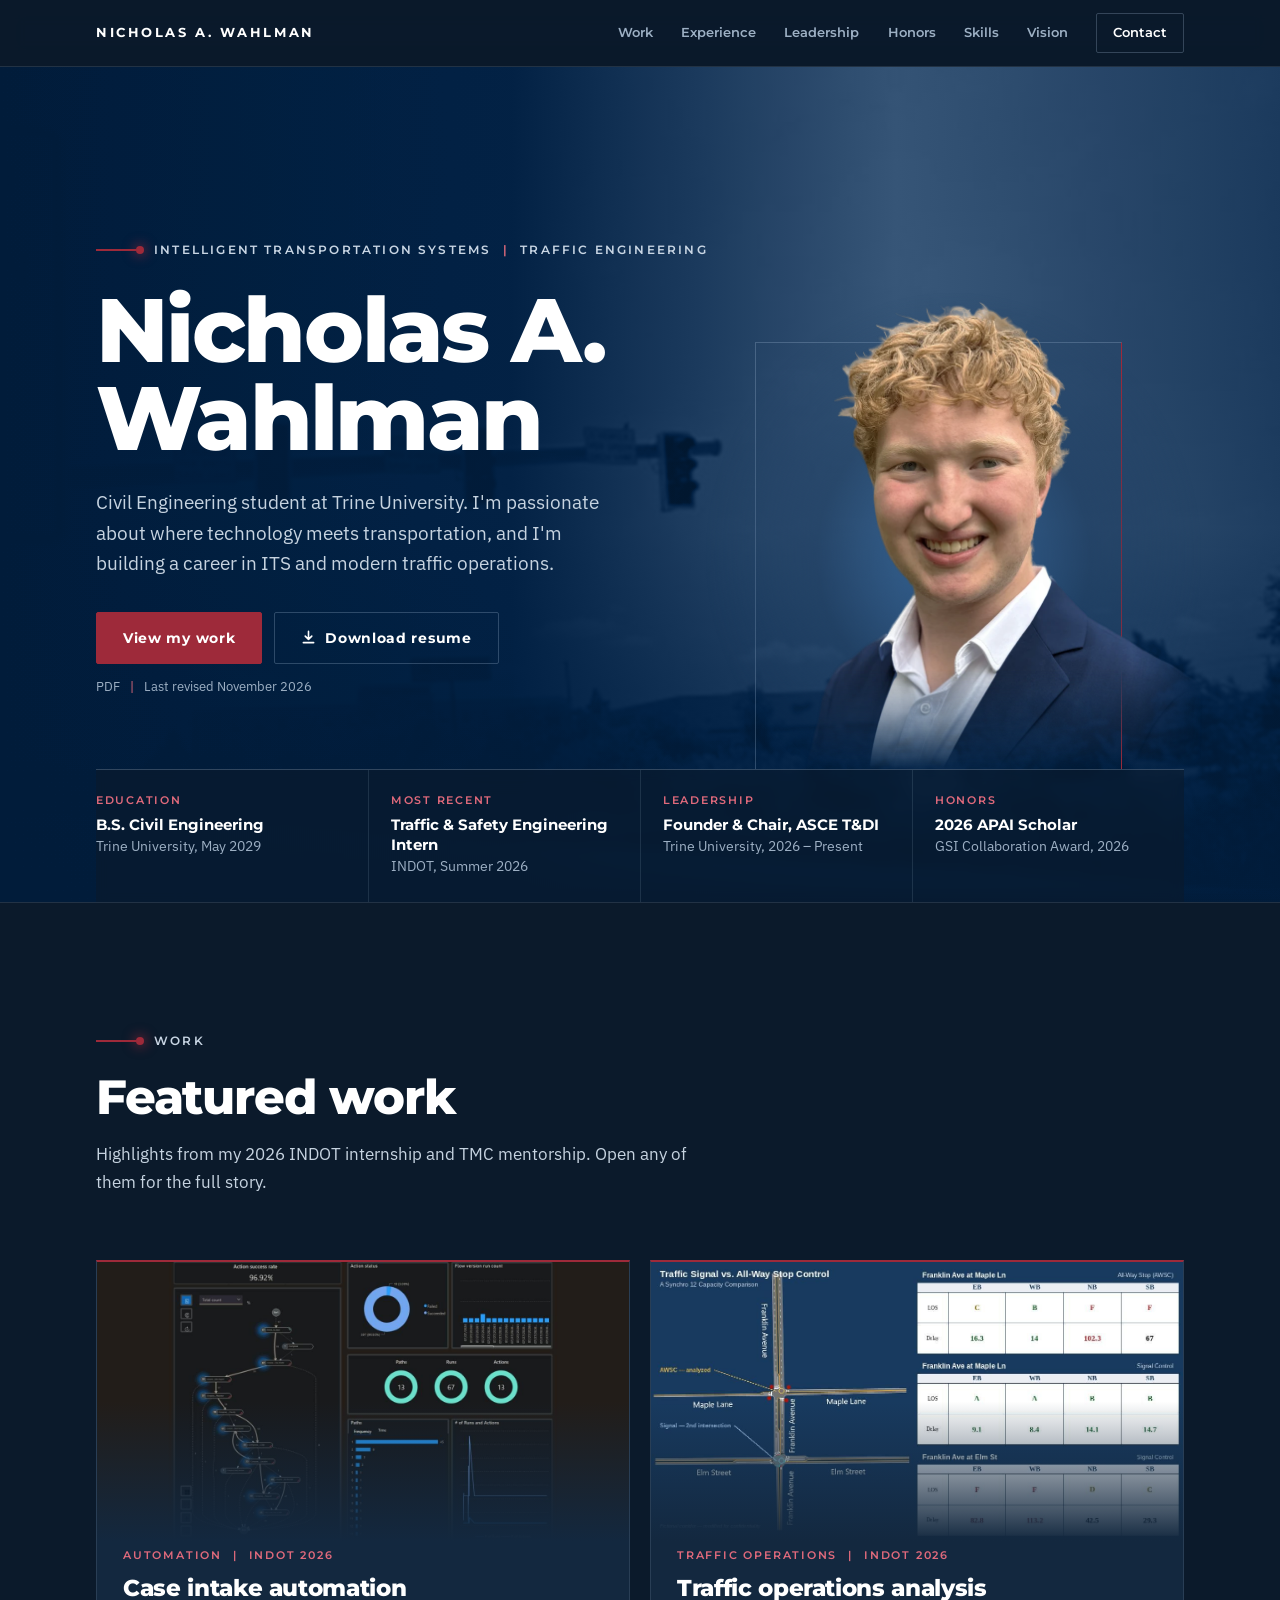
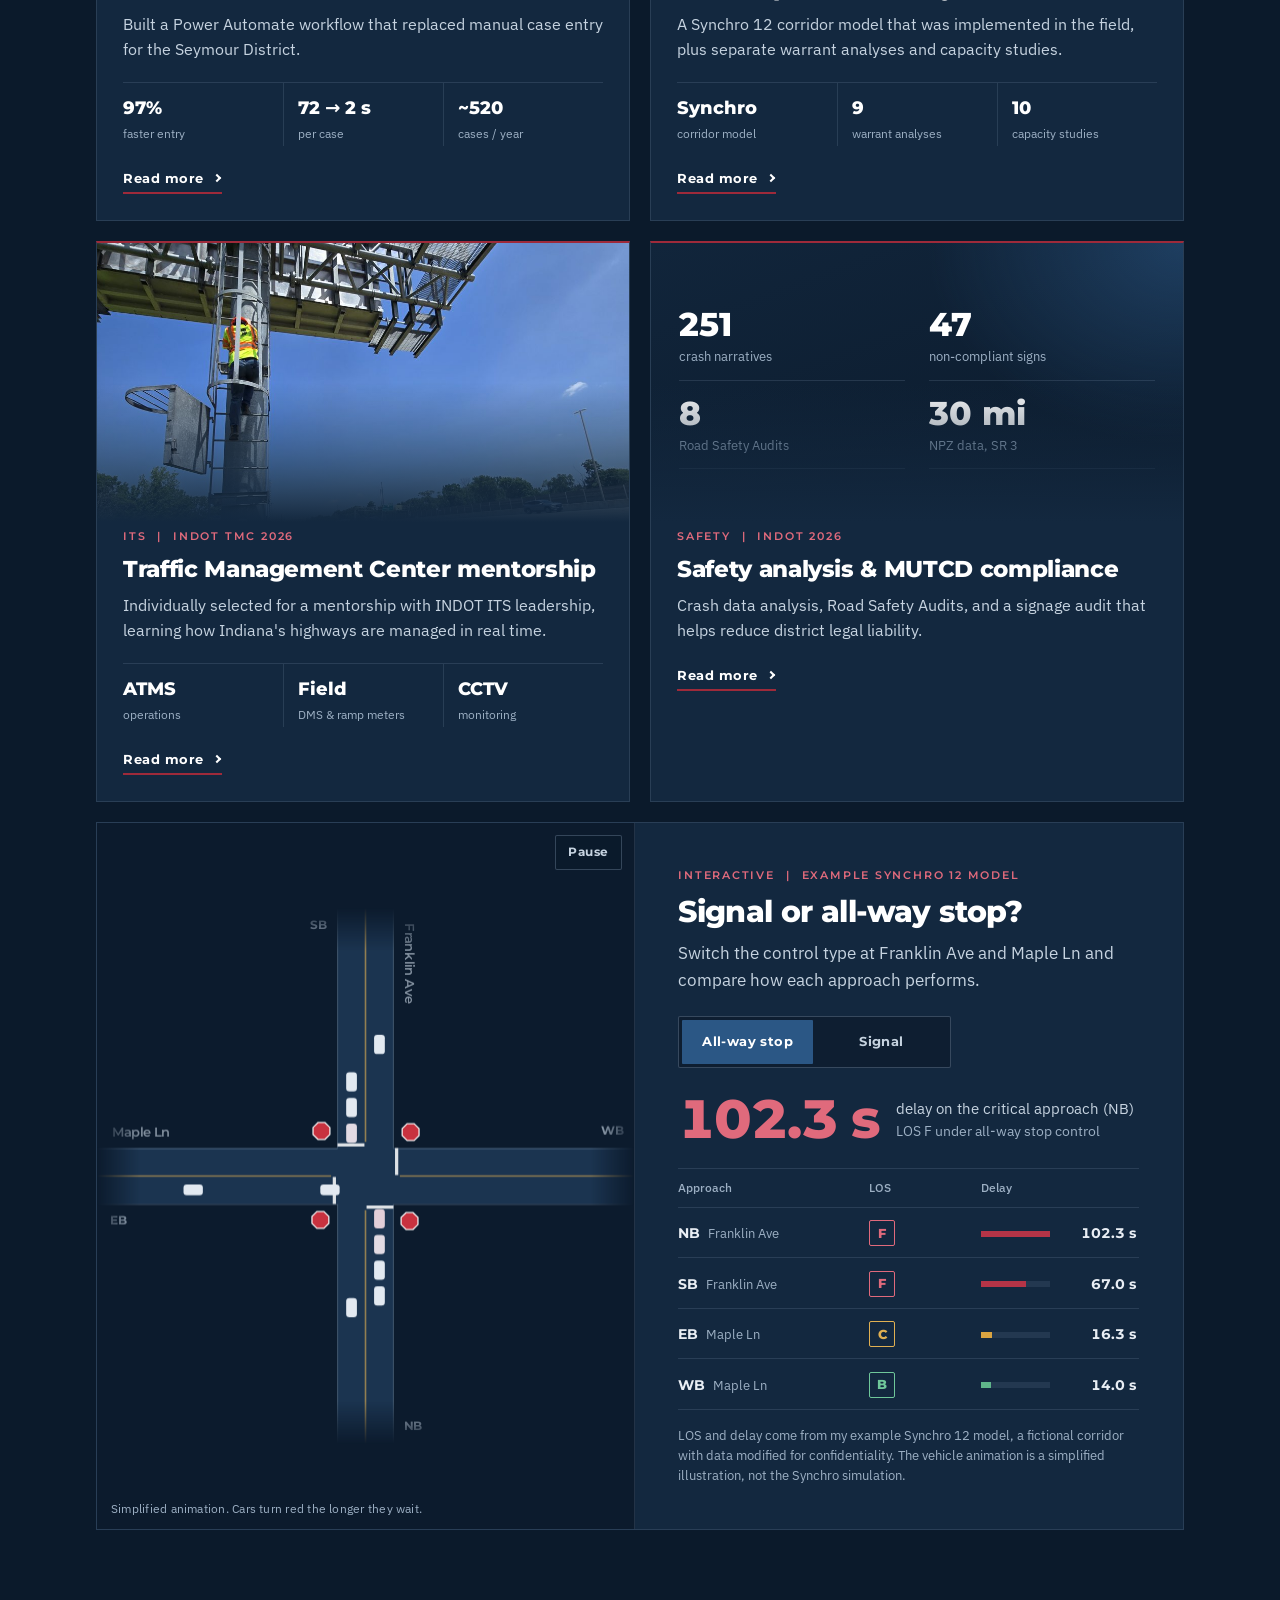
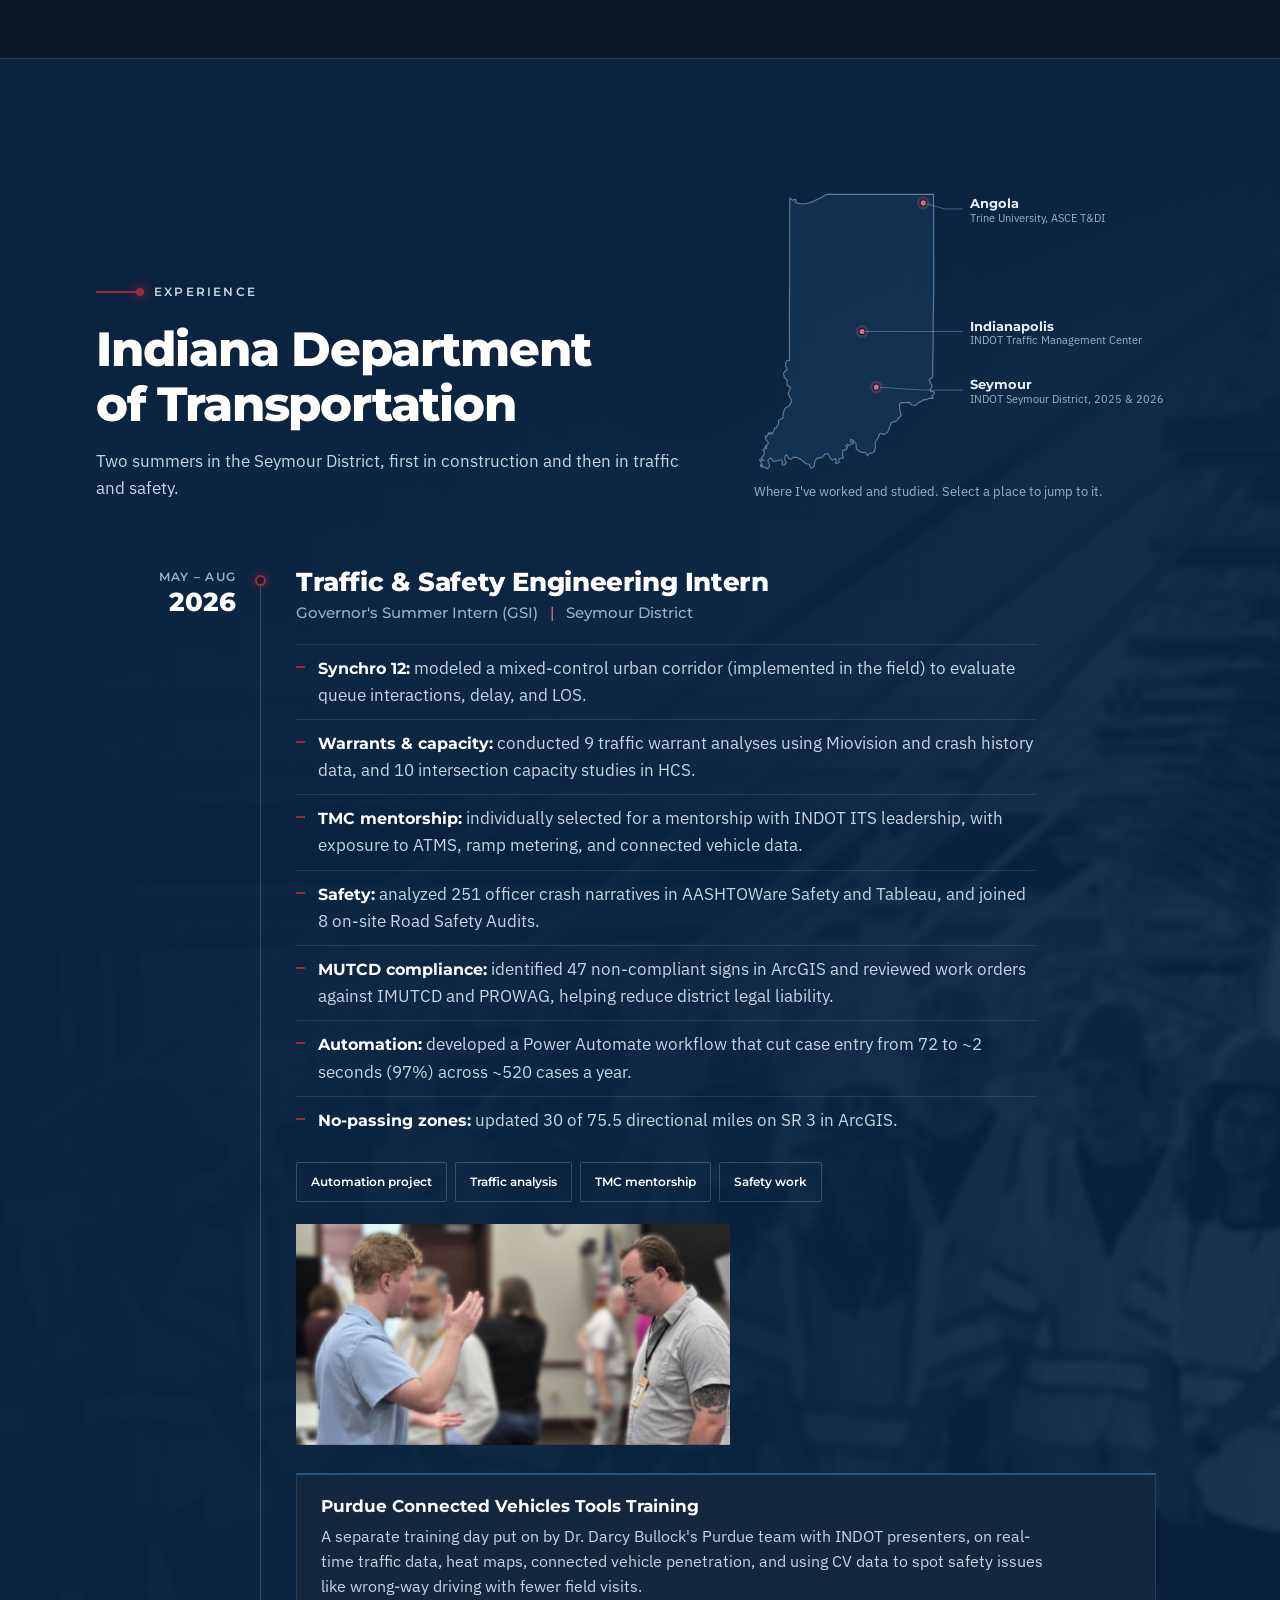
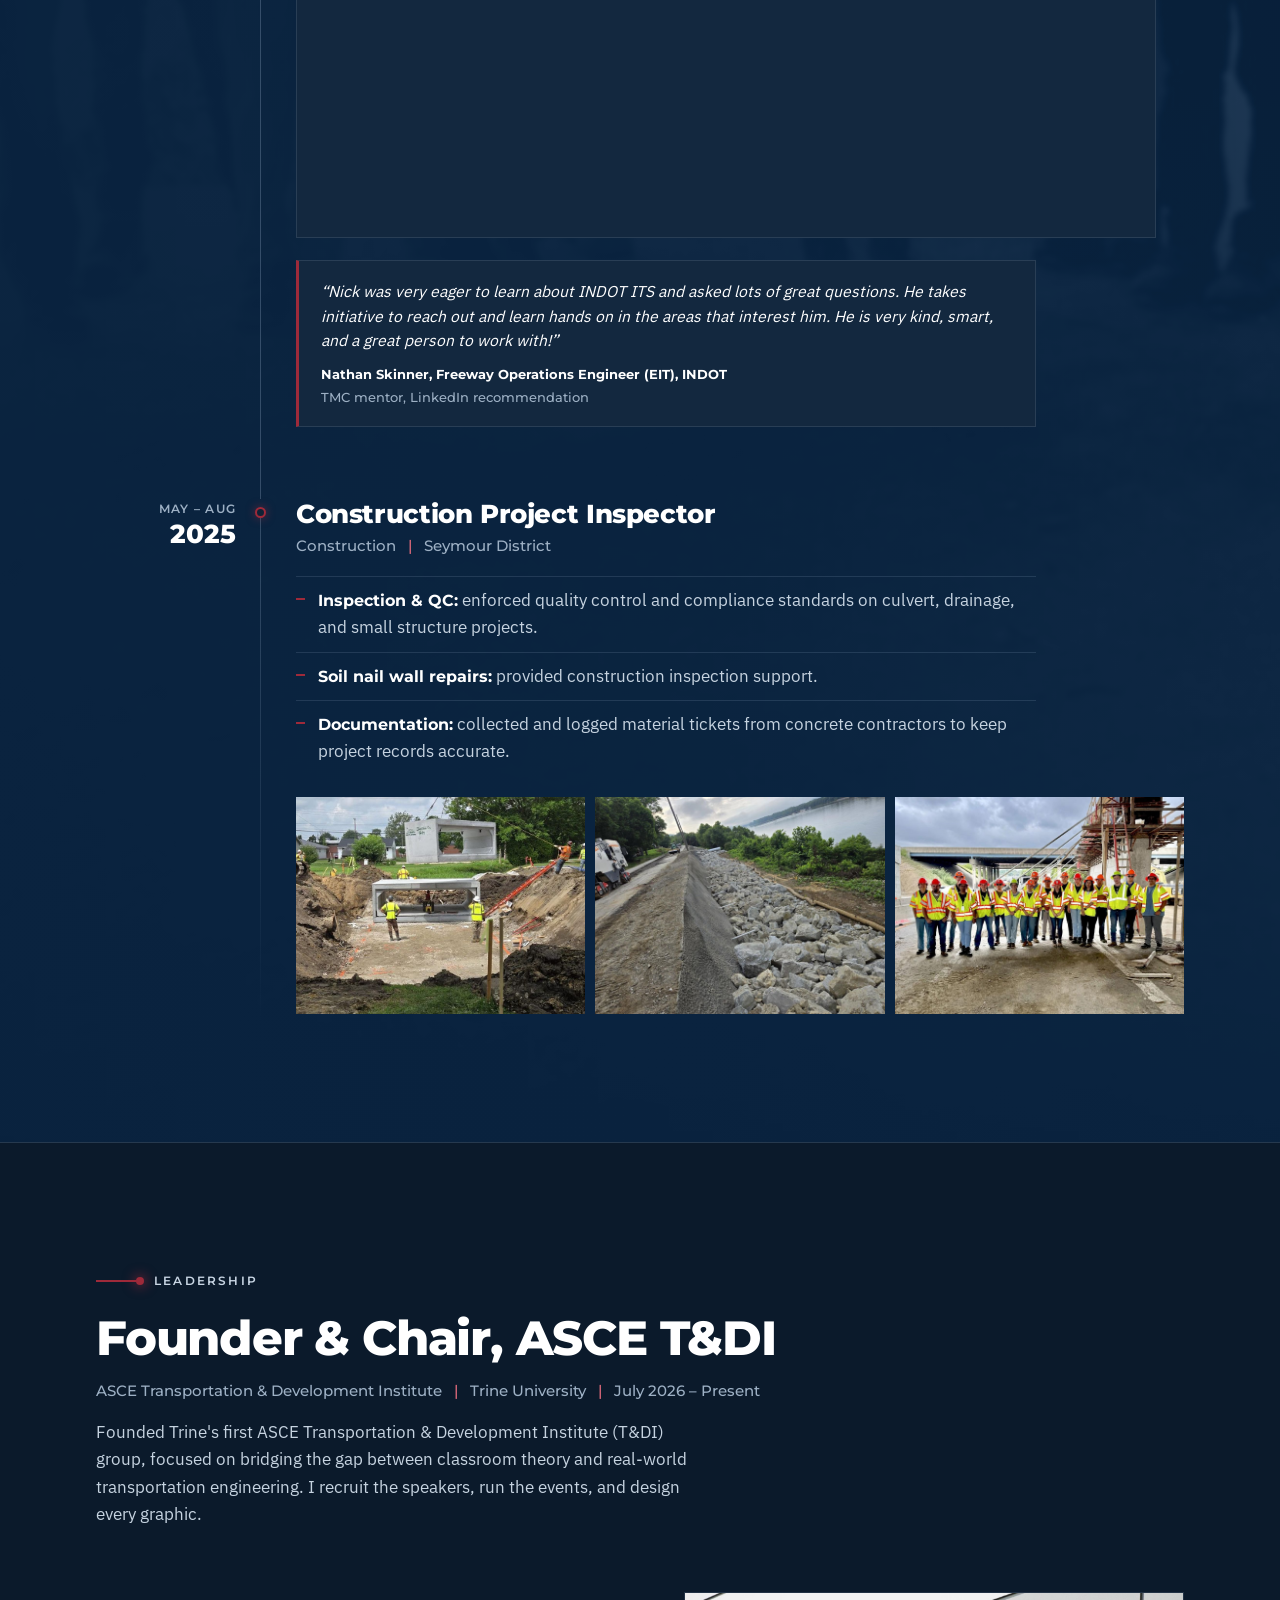
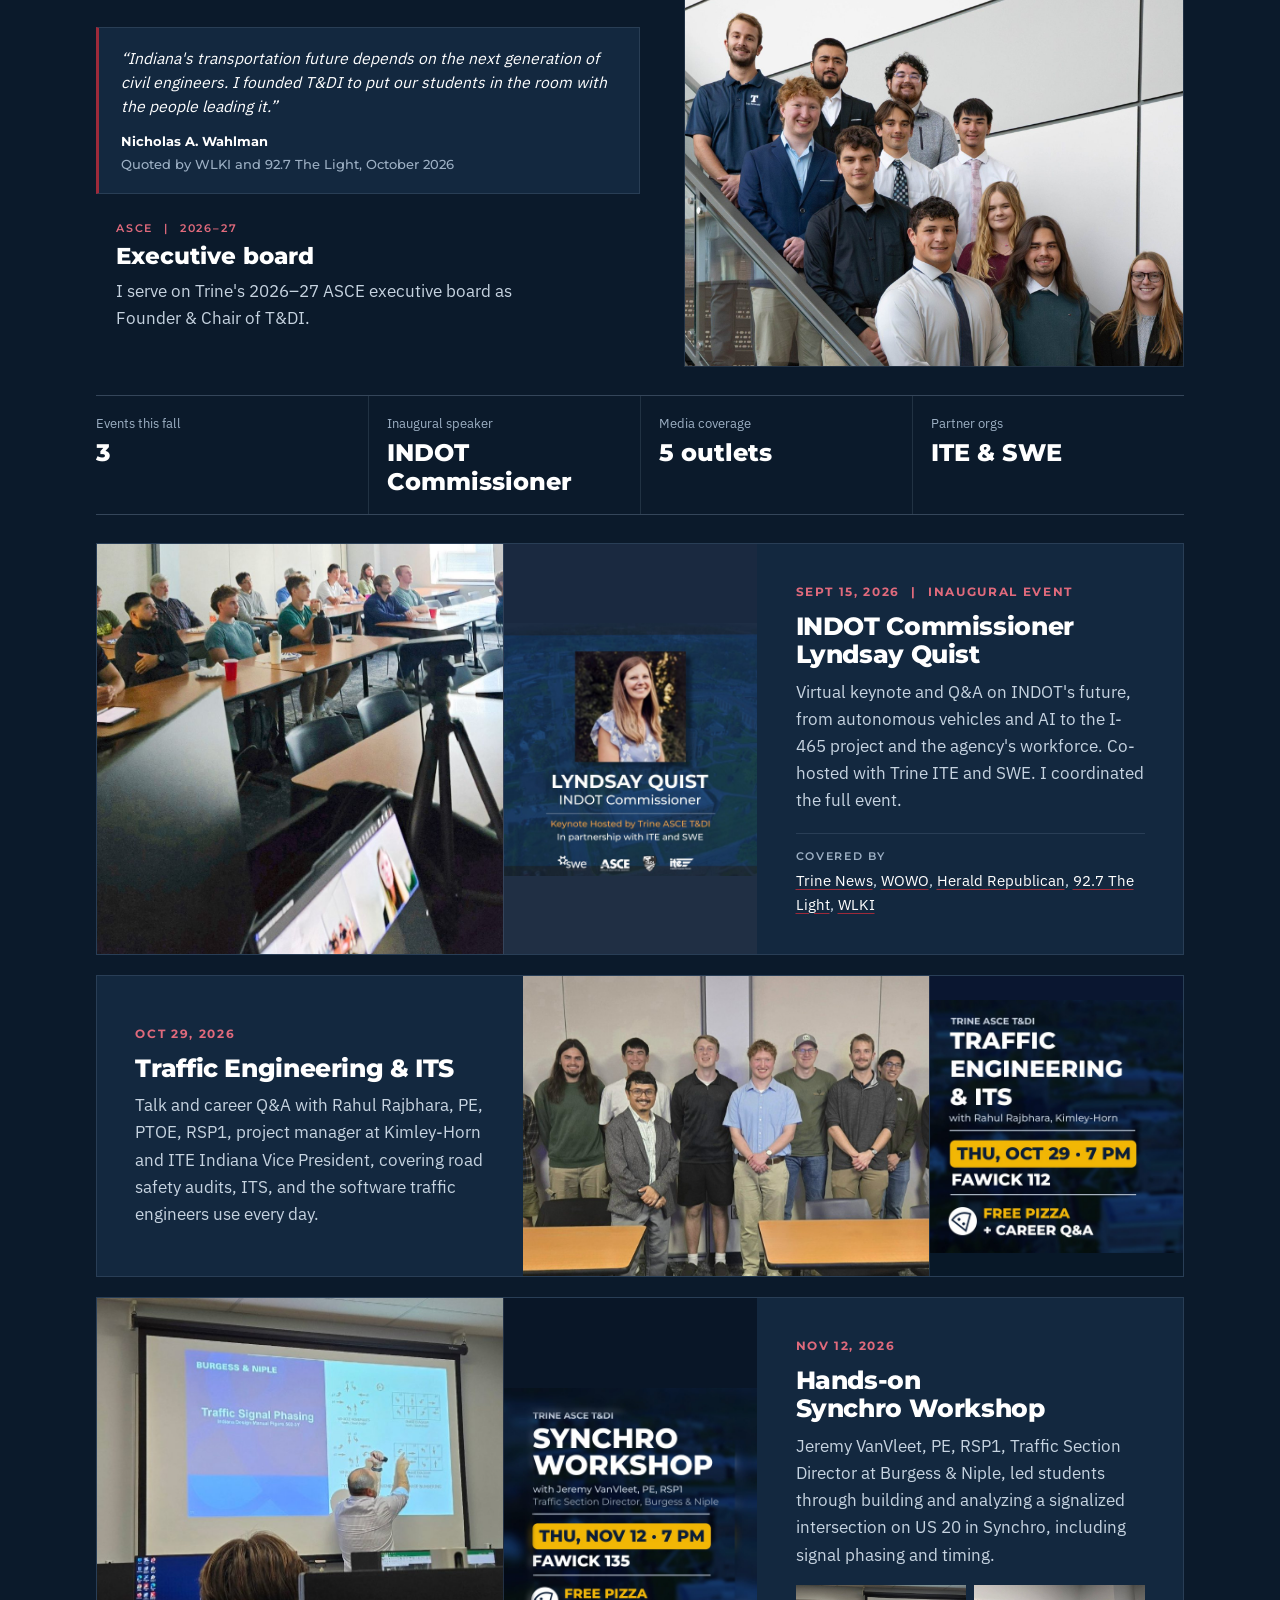
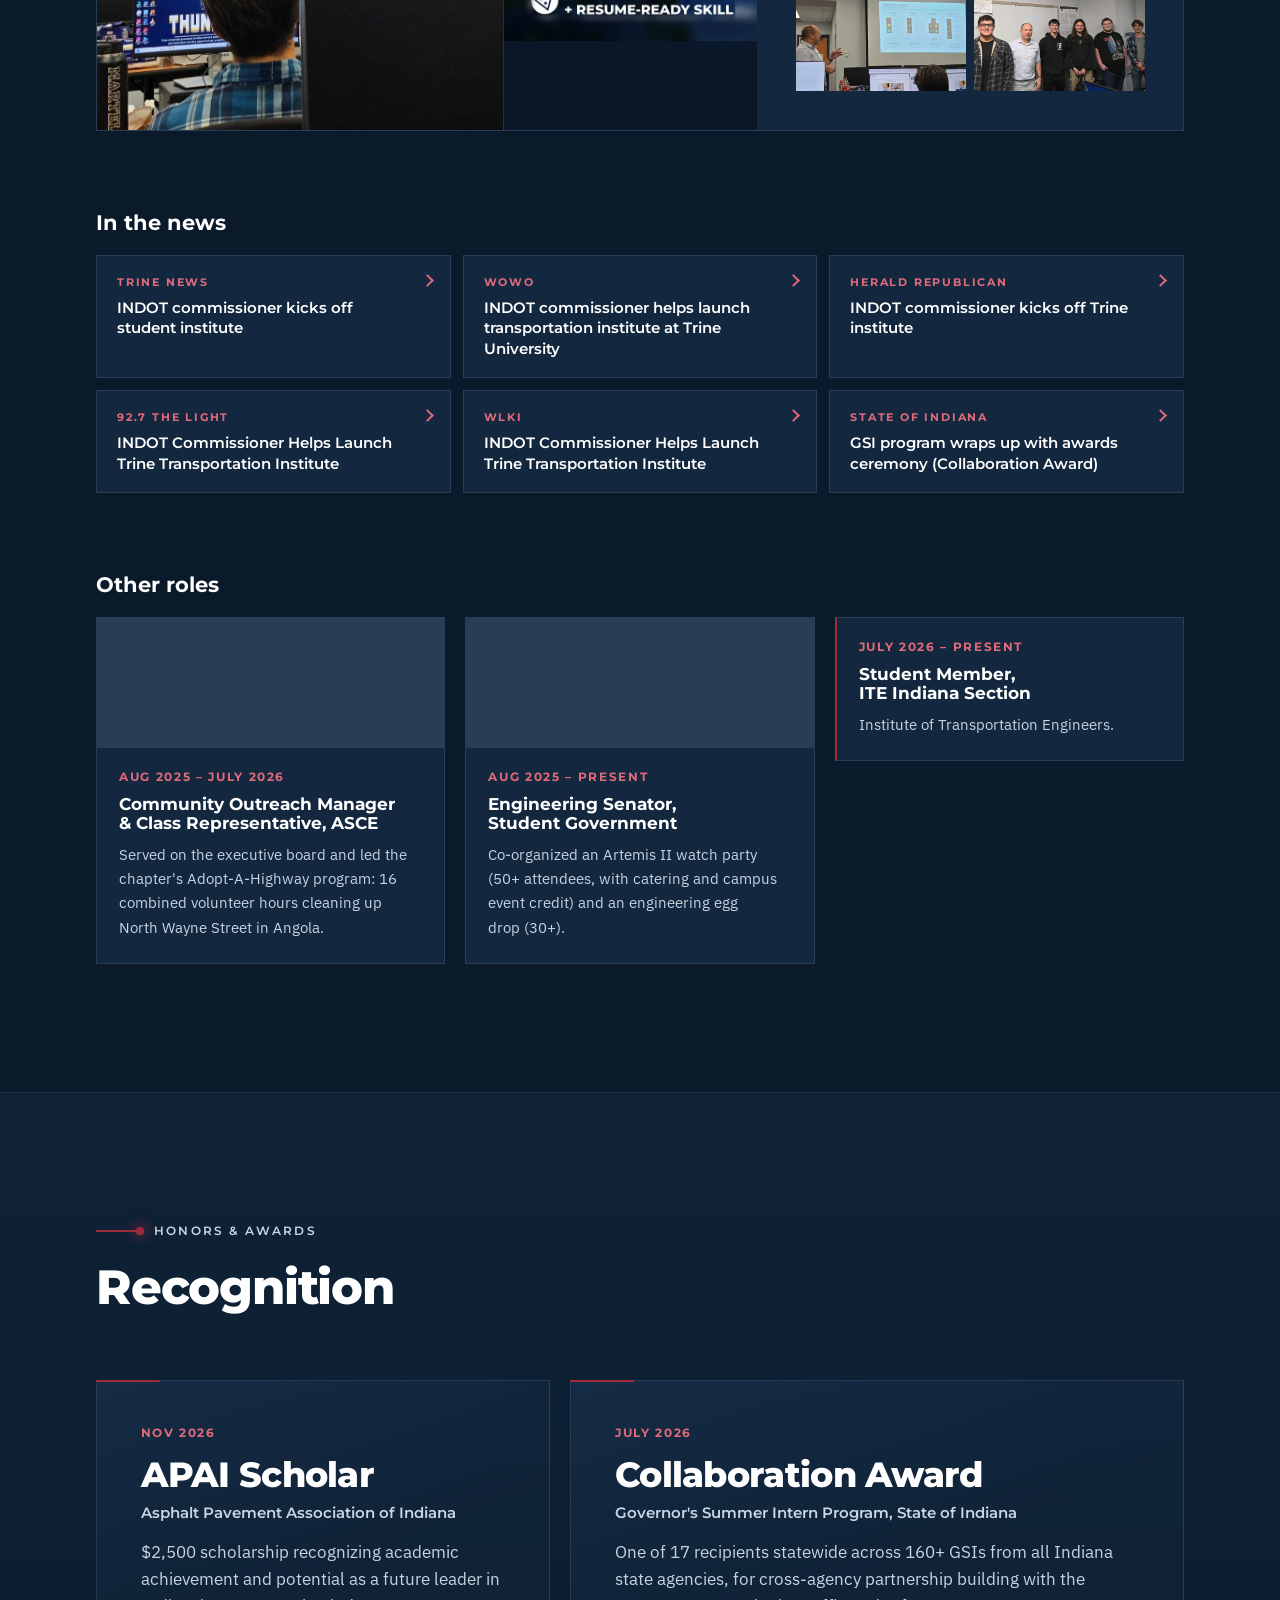
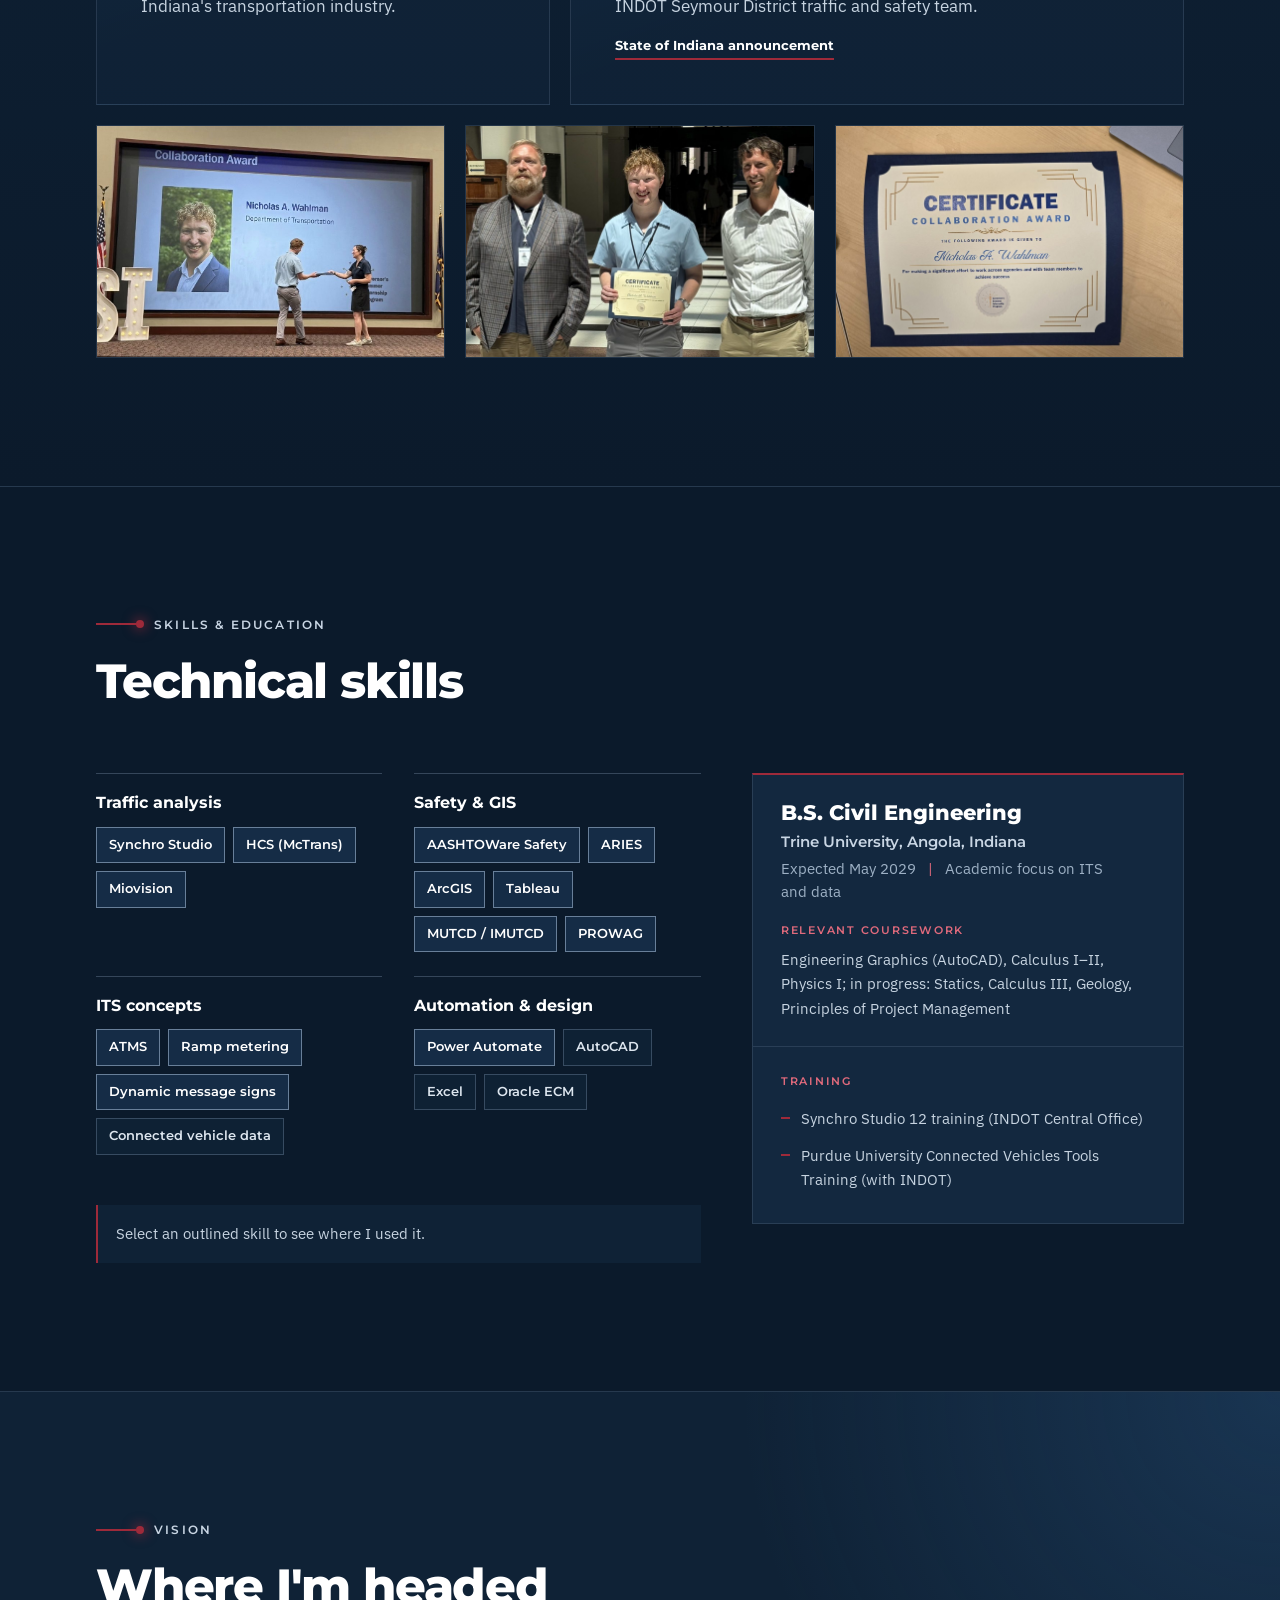
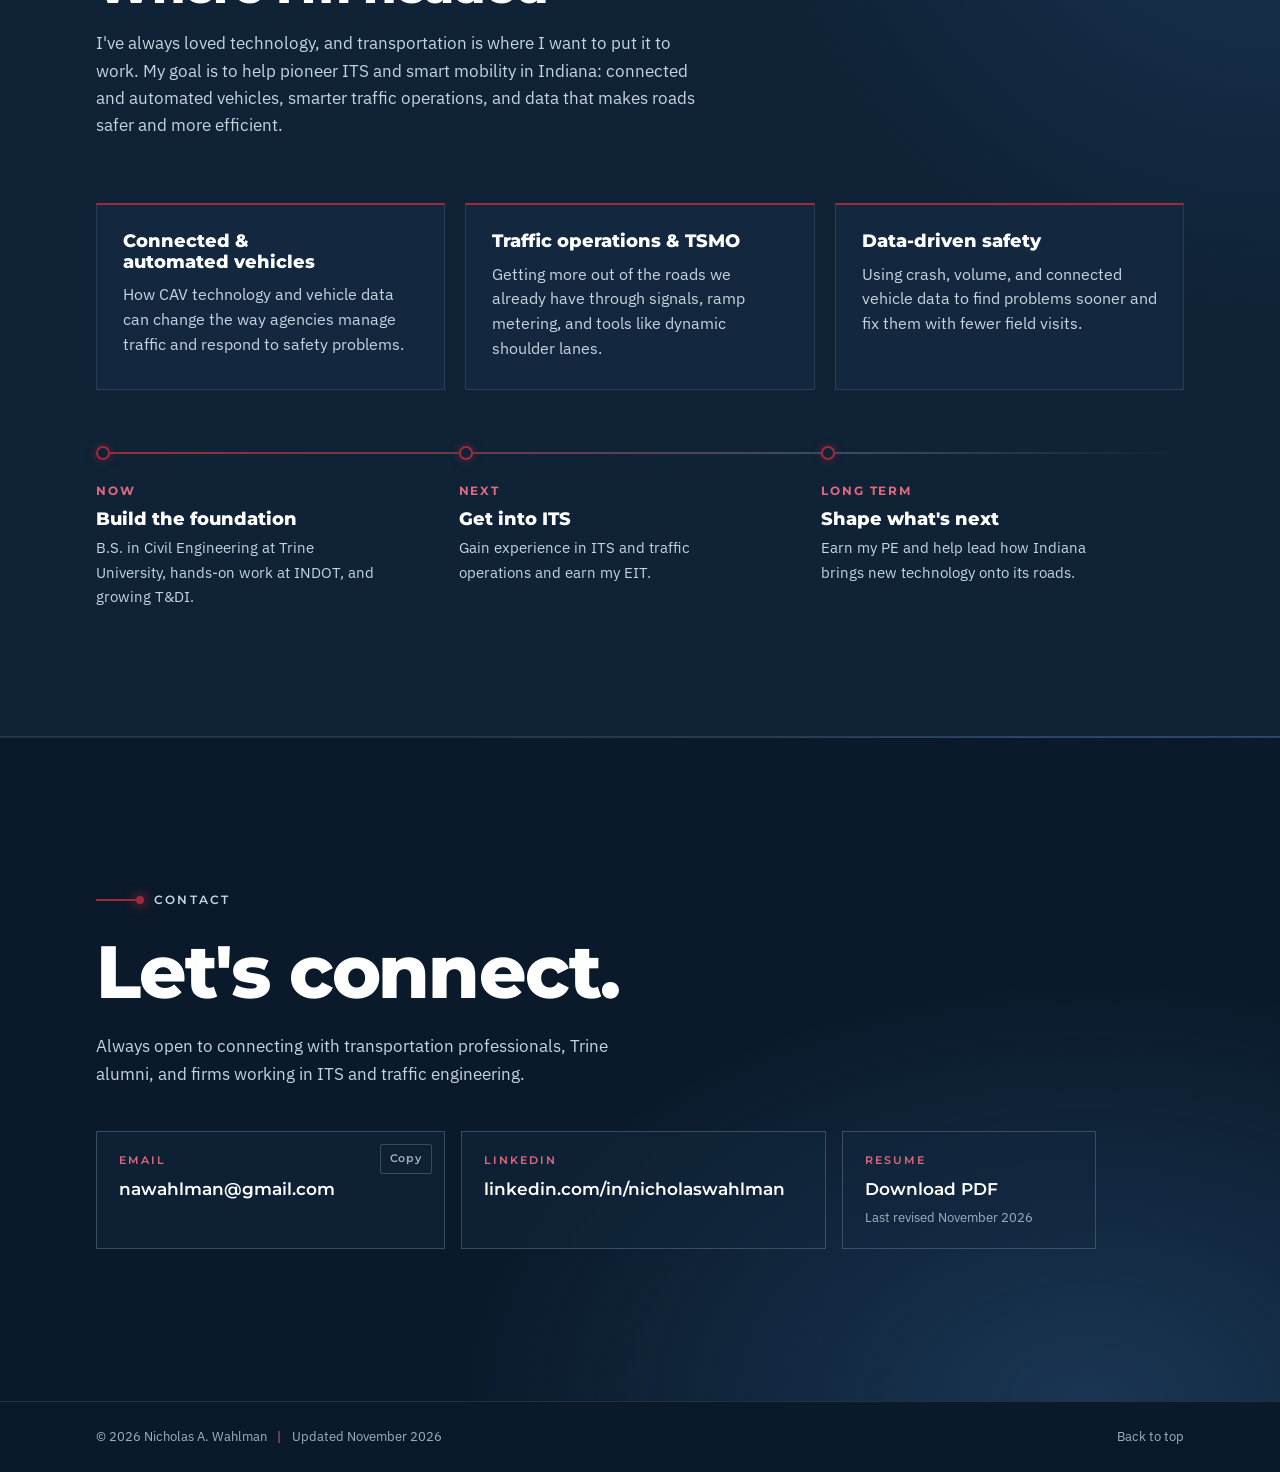
<file: index.html>
<!DOCTYPE html>
<html lang="en">
<head>
<meta charset="utf-8">
<meta name="viewport" content="width=device-width, initial-scale=1">
<title>Nicholas A. Wahlman | ITS &amp; Traffic Engineering</title>
<meta name="description" content="Nicholas A. Wahlman: Civil Engineering student at Trine University focused on intelligent transportation systems and traffic engineering. Founder &amp; Chair of Trine ASCE T&amp;DI, former INDOT Traffic &amp; Safety GSI, 2026 APAI Scholar.">
<meta name="author" content="Nicholas A. Wahlman">
<link rel="canonical" href="https://nicholaswahlman.github.io/">
<meta property="og:type" content="profile">
<meta property="og:url" content="https://nicholaswahlman.github.io/">
<meta property="og:title" content="Nicholas A. Wahlman | ITS &amp; Traffic Engineering">
<meta property="og:description" content="Founder &amp; Chair, Trine ASCE T&amp;DI | Former INDOT Traffic &amp; Safety GSI | 2026 APAI Scholar">
<meta property="og:image" content="https://nicholaswahlman.github.io/img/og-image.jpg">
<meta property="og:image:width" content="1200">
<meta property="og:image:height" content="627">
<meta property="og:image:alt" content="Nicholas A. Wahlman, Intelligent Transportation Systems and Traffic Engineering">
<meta name="twitter:card" content="summary_large_image">
<meta name="theme-color" content="#0B1A2B">
<link rel="icon" href="favicon.svg" type="image/svg+xml">
<link rel="icon" href="favicon-32.png" sizes="32x32" type="image/png">
<link rel="apple-touch-icon" href="apple-touch-icon.png">
<link rel="preload" href="fonts/montserrat-latin-800-normal.woff2" as="font" type="font/woff2" crossorigin>
<link rel="preload" href="img/headshot-cutout.webp" as="image" fetchpriority="high">
<link rel="stylesheet" href="styles.css?v=17">
<script type="application/ld+json">
{
  "@context": "https://schema.org",
  "@type": "Person",
  "name": "Nicholas A. Wahlman",
  "jobTitle": "Civil Engineering Student",
  "alumniOf": { "@type": "CollegeOrUniversity", "name": "Trine University" },
  "knowsAbout": ["Intelligent Transportation Systems", "Traffic Engineering", "Traffic Signal Operations", "Transportation Safety"],
  "sameAs": ["https://www.linkedin.com/in/nicholaswahlman"]
}
</script>
</head>
<body>
<a class="skip" href="#main">Skip to content</a>

<header class="site-header">
  <div class="wrap header-inner">
    <a class="wordmark" href="#top" data-top>Nicholas A. Wahlman</a>
    <nav class="nav" id="site-nav" aria-label="Sections">
      <a href="#work">Work</a>
      <a href="#experience">Experience</a>
      <a href="#leadership">Leadership</a>
      <a href="#honors">Honors</a>
      <a href="#skills">Skills</a>
      <a href="#vision">Vision</a>
      <a href="#contact" class="nav-cta">Contact</a>
    </nav>
    <button class="menu-btn" type="button" aria-expanded="false" aria-controls="site-nav" aria-label="Open menu"><span></span><span></span></button>
  </div>
  <div class="progress" aria-hidden="true"><span></span></div>
</header>

<main id="main">
<span id="top" aria-hidden="true"></span>

<!-- ================= HERO ================= -->
<section class="hero" aria-label="Introduction">
  <div class="hero-bg" aria-hidden="true"></div>
  <div class="wrap hero-grid">
    <div class="hero-copy">
      <p class="kicker"><span class="rule" aria-hidden="true"></span><span>Intelligent Transportation Systems <span class="bar">|</span> Traffic Engineering</span></p>
      <h1><span class="ln"><span>Nicholas A.</span></span> <span class="ln"><span>Wahlman</span></span></h1>
      <p class="hero-lead">Civil Engineering student at Trine University. I'm passionate about where technology meets transportation, and I'm building a career in ITS and modern traffic operations.</p>
      <div class="hero-actions">
        <a class="btn btn-solid" href="#work">View my work</a>
        <a class="btn btn-line btn-dl" href="Nicholas_Wahlman_Resume.pdf" download="Nicholas_Wahlman_Resume.pdf"><svg aria-hidden="true" viewBox="0 0 16 16"><path d="M8 1.5v8.5M4.5 6.5 8 10l3.5-3.5M2.5 13.5h11" fill="none" stroke="currentColor" stroke-width="1.7" stroke-linecap="round" stroke-linejoin="round"/></svg>Download resume</a>
      </div>
      <p class="rev">PDF <span class="sep">|</span> Last revised November 2026</p>
    </div>
    <div class="hero-portrait">
      <div class="glow" aria-hidden="true"></div>
      <img src="img/headshot-cutout.webp" alt="Nicholas A. Wahlman" fetchpriority="high" width="1000" height="1000">
    </div>
  </div>
  <div class="wrap">
    <dl class="snapshot">
      <div><dt>Education</dt><dd>B.S. Civil Engineering<span>Trine University, May 2029</span></dd></div>
      <div><dt>Most recent</dt><dd>Traffic &amp; Safety Engineering Intern<span>INDOT, Summer 2026</span></dd></div>
      <div><dt>Leadership</dt><dd>Founder &amp; Chair, ASCE T&amp;DI<span>Trine University, 2026 – Present</span></dd></div>
      <div><dt>Honors</dt><dd>2026 APAI Scholar<span>GSI Collaboration Award, 2026</span></dd></div>
    </dl>
  </div>
</section>

<!-- ================= FEATURED WORK ================= -->
<section id="work" class="section" aria-labelledby="work-title">
  <div class="wrap">
    <header class="sec-head">
      <p class="kicker"><span class="rule" aria-hidden="true"></span><span>Work</span></p>
      <h2 id="work-title">Featured work</h2>
      <p class="sec-lead">Highlights from my 2026 INDOT internship and TMC mentorship. Open any of them for the full story.</p>
    </header>

    <div class="projects">
      <article class="project">
        <button class="project-hit" type="button" data-case="case-automation" aria-label="Open: Case intake automation"></button>
        <div class="project-media"><img src="img/power-automate.jpg" alt="" loading="lazy" decoding="async" width="1280" height="670"></div>
        <div class="project-body">
          <p class="tag">Automation <span class="sep">|</span> INDOT 2026</p>
          <h3>Case intake automation</h3>
          <p>Built a Power Automate workflow that replaced manual case entry for the Seymour District.</p>
          <ul class="metrics">
            <li><b>97%</b><span>faster entry</span></li>
            <li><b>72 → 2 s</b><span>per case</span></li>
            <li><b>~520</b><span>cases / year</span></li>
          </ul>
          <span class="read">Read more</span>
        </div>
      </article>

      <article class="project">
        <button class="project-hit" type="button" data-case="case-synchro" aria-label="Open: Traffic operations analysis"></button>
        <div class="project-media"><img src="img/synchro-comparison.jpg" alt="" loading="lazy" decoding="async" width="1200" height="627"></div>
        <div class="project-body">
          <p class="tag">Traffic operations <span class="sep">|</span> INDOT 2026</p>
          <h3>Traffic operations analysis</h3>
          <p>A Synchro 12 corridor model that was implemented in the field, plus separate warrant analyses and capacity studies.</p>
          <ul class="metrics">
            <li><b>Synchro</b><span>corridor model</span></li>
            <li><b>9</b><span>warrant analyses</span></li>
            <li><b>10</b><span>capacity studies</span></li>
          </ul>
          <span class="read">Read more</span>
        </div>
      </article>

      <article class="project">
        <button class="project-hit" type="button" data-case="case-tmc" aria-label="Open: Traffic Management Center mentorship"></button>
        <div class="project-media"><img src="img/dms-climb.jpg" alt="" loading="lazy" decoding="async" style="object-position:50% 35%" width="1050" height="1400"></div>
        <div class="project-body">
          <p class="tag">ITS <span class="sep">|</span> INDOT TMC 2026</p>
          <h3>Traffic Management Center mentorship</h3>
          <p>Individually selected for a mentorship with INDOT ITS leadership, learning how Indiana's highways are managed in real time.</p>
          <ul class="metrics">
            <li><b>ATMS</b><span>operations</span></li>
            <li><b>Field</b><span>DMS &amp; ramp meters</span></li>
            <li><b>CCTV</b><span>monitoring</span></li>
          </ul>
          <span class="read">Read more</span>
        </div>
      </article>

      <article class="project">
        <button class="project-hit" type="button" data-case="case-safety" aria-label="Open: Safety analysis and MUTCD compliance"></button>
        <div class="project-media stat-media" aria-hidden="true">
          <div class="stat-grid">
            <div><b>251</b><span>crash narratives</span></div>
            <div><b>47</b><span>non-compliant signs</span></div>
            <div><b>8</b><span>Road Safety Audits</span></div>
            <div><b>30 mi</b><span>NPZ data, SR 3</span></div>
          </div>
        </div>
        <div class="project-body">
          <p class="tag">Safety <span class="sep">|</span> INDOT 2026</p>
          <h3>Safety analysis &amp; MUTCD compliance</h3>
          <p>Crash data analysis, Road Safety Audits, and a signage audit that helps reduce district legal liability.</p>
          <span class="read">Read more</span>
        </div>
      </article>
    </div>

    <div class="demo ix" id="signal-demo">
      <div class="demo-stage">
        <canvas width="600" height="600" role="img" aria-label="Animated top-down view of the example intersection of Franklin Ave and Maple Ln. Under all-way stop control, vehicles queue on Franklin Ave. Under signal control, the queues clear."></canvas>
        <span class="demo-badge">Simplified animation. Cars turn red the longer they wait.</span>
        <button type="button" class="demo-pause" aria-pressed="false">Pause</button>
      </div>
      <div class="demo-panel">
        <p class="tag">Interactive <span class="sep">|</span> Example Synchro 12 model</p>
        <h3>Signal or all-way stop?</h3>
        <p class="demo-lead">Switch the control type at Franklin Ave and Maple Ln and compare how each approach performs.</p>
        <div class="seg" role="group" aria-label="Intersection control type">
          <button type="button" data-mode="awsc" aria-pressed="true">All-way stop</button>
          <button type="button" data-mode="signal" aria-pressed="false">Signal</button>
        </div>
        <p class="crit" aria-live="polite"><b class="crit-num">102.3 s</b><span class="crit-label">delay on the critical approach (NB)</span><span class="crit-delta"></span></p>
        <table class="appr">
          <caption class="sr">Level of service and delay by approach</caption>
          <thead><tr><th scope="col">Approach</th><th scope="col">LOS</th><th scope="col">Delay</th></tr></thead>
          <tbody>
            <tr data-app="NB"><th scope="row"><b>NB</b><span>Franklin Ave</span></th><td class="c-los"><i class="los"></i></td><td class="c-dly"><span class="bar" aria-hidden="true"><span></span></span><b class="dly"></b></td></tr>
            <tr data-app="SB"><th scope="row"><b>SB</b><span>Franklin Ave</span></th><td class="c-los"><i class="los"></i></td><td class="c-dly"><span class="bar" aria-hidden="true"><span></span></span><b class="dly"></b></td></tr>
            <tr data-app="EB"><th scope="row"><b>EB</b><span>Maple Ln</span></th><td class="c-los"><i class="los"></i></td><td class="c-dly"><span class="bar" aria-hidden="true"><span></span></span><b class="dly"></b></td></tr>
            <tr data-app="WB"><th scope="row"><b>WB</b><span>Maple Ln</span></th><td class="c-los"><i class="los"></i></td><td class="c-dly"><span class="bar" aria-hidden="true"><span></span></span><b class="dly"></b></td></tr>
          </tbody>
        </table>
        <p class="demo-note">LOS and delay come from my example Synchro 12 model, a fictional corridor with data modified for confidentiality. The vehicle animation is a simplified illustration, not the Synchro simulation.</p>
      </div>
    </div>
  </div>
</section>

<!-- ================= EXPERIENCE ================= -->
<section id="experience" class="section band" aria-labelledby="exp-title">
  <div class="band-bg bg-construction" aria-hidden="true"></div>
  <div class="wrap">
    <div class="exp-top">
    <header class="sec-head">
      <p class="kicker"><span class="rule" aria-hidden="true"></span><span>Experience</span></p>
      <h2 id="exp-title">Indiana Department of Transportation</h2>
      <p class="sec-lead">Two summers in the Seymour District, first in construction and then in traffic and safety.</p>
    </header>
      <figure class="inmap">
        <svg viewBox="-6 -8 470 316" role="group" aria-label="Map of Indiana with three places marked">
          <path class="state" d="M33.2,3.9L36.3,6.6L38.8,5.3L40.2,6.3L39,8.9L44.6,10.3L50.6,10.3L56.4,8.7L67.2,3.8L73.6,0L92.3,0.1L133.4,0.1L172.2,0.1L190.2,0L190.2,4.8L190.4,20.5L190.4,109.6L189.8,137.9L189.8,166.4L189.4,184.3L189.4,199.7L185.4,202.6L188.3,208.5L188.7,210.5L186.5,213L187.1,215.4L190.6,215.8L191.4,217.4L188.7,220.4L190,223.2L185.4,223L182.1,224.5L180.2,224.2L173,228.3L170.1,230.8L166.1,230.2L164.1,227.4L158.7,227.8L155.4,227.4L152.9,229.5L153.7,237.6L154.9,242.2L151.6,244.8L150.2,247.6L143.9,249.8L140,260.2L136.1,262.7L133.2,261.2L131.1,262L129.8,266.1L126.5,270.7L126.7,276.4L125.7,280.9L124,282.4L119.3,283.6L118.4,285.9L115.7,282.2L111.2,282.1L105.8,278.5L105.6,272.5L101.2,268.1L99.6,268.3L99.8,270.5L102.5,271.2L102.3,272.9L99.6,273L97.9,274.9L96.2,273.4L94.4,275.3L96.2,276.4L95,279.1L91.3,279.6L90.8,285.7L91.9,288.2L87.1,288.8L86.7,292.8L84.4,294.7L83,293.2L84,289.9L81.9,289.2L79.9,290.8L77.8,289.4L75.3,283.7L71.8,283.8L68.9,287.1L62.8,288.9L60.8,290.8L59.7,297.1L58.3,298.8L56,299L54.3,295L50.6,294.2L46,290.5L41.5,287.7L37.3,287.3L34.4,289.7L31.5,288.4L30.3,285.3L28.6,284.9L27.2,289.1L29.5,293.3L26.8,295.9L24.5,295.7L25.1,292.1L24.1,290.1L15.3,292.1L13.1,288.8L11.2,288.5L9.1,291.1L11.2,297L8.7,300L3.9,297.9L1.7,297.8L0.8,295.6L3.3,296.2L0,290.2L5,290.8L1.9,288.9L5,284.6L5.2,280.7L3.5,279L7.5,277.8L7.9,275.3L5.4,276.5L10,271.8L7.1,268L6.2,264.1L8.1,264.8L10,260.4L11,262.7L12.4,260L14.1,262.1L16.8,255.5L18.5,255L21.2,249.5L20.7,247.1L25.7,244.4L25.7,240.1L27.6,234.7L29,232.7L31.9,231.9L34.8,227L34.6,224.3L31.5,218.2L33.8,211L30.1,208.4L30.3,203.3L27,199.8L26.3,195.1L30.3,191.2L28.4,188L28.8,184.1L30.1,182L32.8,181.4L32.8,159L32.6,133.4L32.8,113.6L33,97.6L33,20.4L33.2,3.9Z"/>
          <a href="#leadership" aria-label="Angola: Trine University and ASCE T&amp;DI. Go to Leadership."><path class="lead" d="M179.0,9.4L202.7,16L222,16"/><circle class="halo" cx="179.0" cy="9.4" r="7"/><circle class="pin" cx="179.0" cy="9.4" r="3.4"/><text class="mn" x="230" y="15">Angola</text><text class="ms" x="230" y="30">Trine University, ASCE T&amp;DI</text></a>
          <a href="#case-tmc" aria-label="Indianapolis: INDOT Traffic Management Center. Open the mentorship write-up."><path class="lead" d="M112.1,149.9L172.5,150L222,150"/><circle class="halo" cx="112.1" cy="149.9" r="7"/><circle class="pin" cx="112.1" cy="149.9" r="3.4"/><text class="mn" x="230" y="149">Indianapolis</text><text class="ms" x="230" y="164">INDOT Traffic Management Center</text></a>
          <a href="#work" aria-label="Seymour: INDOT Seymour District, 2025 and 2026. Go to Featured work."><path class="lead" d="M127.6,210.7L179.5,214L222,214"/><circle class="halo" cx="127.6" cy="210.7" r="7"/><circle class="pin" cx="127.6" cy="210.7" r="3.4"/><text class="mn" x="230" y="213">Seymour</text><text class="ms" x="230" y="228">INDOT Seymour District, 2025 &amp; 2026</text></a>
        </svg>
        <figcaption>Where I've worked and studied. Select a place to jump to it.</figcaption>
      </figure>
    </div>

    <ol class="timeline">
      <li class="job">
        <div class="job-when"><span>May – Aug</span><b>2026</b></div>
        <div class="job-body">
          <h3>Traffic &amp; Safety Engineering Intern</h3>
          <p class="job-org">Governor's Summer Intern (GSI) <span class="sep">|</span> Seymour District</p>
          <ul class="bullets">
            <li><strong>Synchro 12:</strong> modeled a mixed-control urban corridor (implemented in the field) to evaluate queue interactions, delay, and LOS.</li>
            <li><strong>Warrants &amp; capacity:</strong> conducted 9 traffic warrant analyses using Miovision and crash history data, and 10 intersection capacity studies in HCS.</li>
            <li><strong>TMC mentorship:</strong> individually selected for a mentorship with INDOT ITS leadership, with exposure to ATMS, ramp metering, and connected vehicle data.</li>
            <li><strong>Safety:</strong> analyzed 251 officer crash narratives in AASHTOWare Safety and Tableau, and joined 8 on-site Road Safety Audits.</li>
            <li><strong>MUTCD compliance:</strong> identified 47 non-compliant signs in ArcGIS and reviewed work orders against IMUTCD and PROWAG, helping reduce district legal liability.</li>
            <li><strong>Automation:</strong> developed a Power Automate workflow that cut case entry from 72 to ~2 seconds (97%) across ~520 cases a year.</li>
            <li><strong>No-passing zones:</strong> updated 30 of 75.5 directional miles on SR 3 in ArcGIS.</li>
          </ul>
          <div class="job-links">
            <button type="button" data-case="case-automation">Automation project</button>
            <button type="button" data-case="case-synchro">Traffic analysis</button>
            <button type="button" data-case="case-tmc">TMC mentorship</button>
            <button type="button" data-case="case-safety">Safety work</button>
          </div>
          <div class="gallery g3 poster">
            <img data-zoom src="img/gsi-poster-talk.jpg?v=2" alt="Presenting my summer work at the 2026 GSI poster session" loading="lazy" decoding="async" width="1439" height="733">
            <img data-zoom src="img/gsi-poster-booth.jpg" alt="Walking visitors through my work at the 2026 GSI poster session" loading="lazy" decoding="async" width="1379" height="1400">
            <img data-zoom src="img/gsi-intern-day.jpg" alt="State of Indiana GSI all-intern day, 2026" loading="lazy" decoding="async" width="1800" height="1350">
          </div>
          <div class="sub-item">
            <h4>Purdue Connected Vehicles Tools Training</h4>
            <p>A separate training day put on by Dr. Darcy Bullock's Purdue team with INDOT presenters, on real-time traffic data, heat maps, connected vehicle penetration, and using CV data to spot safety issues like wrong-way driving with fewer field visits.</p>
            <div class="gallery g3 tight">
              <img data-zoom src="img/cv-training-group.jpg" alt="Group photo at the Purdue Connected Vehicles Tools Training with INDOT" loading="lazy" decoding="async" width="1800" height="773">
              <img data-zoom src="img/cv-training-talk.jpg" alt="An INDOT presenter at the Connected Vehicles Tools Training" loading="lazy" decoding="async" width="1800" height="879">
              <img data-zoom src="img/cv-training-room.jpg" alt="Attendees at the Connected Vehicles Tools Training" loading="lazy" decoding="async" width="1800" height="961">
            </div>
          </div>
          <blockquote class="quote quote-wide"><p>Nick was very eager to learn about INDOT ITS and asked lots of great questions. He takes initiative to reach out and learn hands on in the areas that interest him. He is very kind, smart, and a great person to work with!</p><footer>Nathan Skinner, Freeway Operations Engineer (EIT), INDOT <span>TMC mentor, LinkedIn recommendation</span></footer></blockquote>
        </div>
      </li>
      <li class="job">
        <div class="job-when"><span>May – Aug</span><b>2025</b></div>
        <div class="job-body">
          <h3>Construction Project Inspector</h3>
          <p class="job-org">Construction <span class="sep">|</span> Seymour District</p>
          <ul class="bullets">
            <li><strong>Inspection &amp; QC:</strong> enforced quality control and compliance standards on culvert, drainage, and small structure projects.</li>
            <li><strong>Soil nail wall repairs:</strong> provided construction inspection support.</li>
            <li><strong>Documentation:</strong> collected and logged material tickets from concrete contractors to keep project records accurate.</li>
          </ul>
          <div class="gallery g3">
            <img data-zoom src="img/box-culvert.jpg" alt="Precast box culvert being set during a culvert replacement" loading="lazy" decoding="async" width="750" height="1000">
            <img data-zoom src="img/soil-nail-wall.jpg" alt="Soil nail wall repair site along the river" loading="lazy" decoding="async" width="1200" height="900">
            <img data-zoom src="img/intern-site-visit.jpg" alt="INDOT interns on a bridge construction site visit" loading="lazy" decoding="async" width="1200" height="889">
          </div>
        </div>
      </li>
    </ol>
  </div>
</section>

<!-- ================= LEADERSHIP ================= -->
<section id="leadership" class="section" aria-labelledby="lead-title">
  <div class="wrap">
    <header class="sec-head">
      <p class="kicker"><span class="rule" aria-hidden="true"></span><span>Leadership</span></p>
      <h2 id="lead-title">Founder &amp; Chair, ASCE T&amp;DI</h2>
      <p class="sec-meta">ASCE Transportation &amp; Development Institute <span class="sep">|</span> Trine University <span class="sep">|</span> <span class="nw">July 2026 – Present</span></p>
      <p class="sec-lead">Founded Trine's first ASCE Transportation &amp; Development Institute (T&amp;DI) group, focused on bridging the gap between classroom theory and real-world transportation engineering. I recruit the speakers, run the events, and design every graphic.</p>
    </header>

    <div class="tdi-intro">
      <div class="tdi-left">
        <blockquote class="quote quote-wide tdi-quote"><p>Indiana's transportation future depends on the next generation of civil engineers. I founded T&amp;DI to put our students in the room with the people leading it.</p><footer>Nicholas A. Wahlman <span>Quoted by WLKI and 92.7 The Light, October 2026</span></footer></blockquote>
        <div class="board-cap">
          <p class="tag">ASCE <span class="sep">|</span> 2026–27</p>
          <h3>Executive board</h3>
          <p>I serve on Trine's 2026–27 ASCE executive board as Founder &amp; Chair of T&amp;DI.</p>
        </div>
      </div>
      <figure class="board"><img data-zoom src="img/asce-board-2026.jpg" alt="Trine University ASCE executive board for 2026–27, posed on a staircase" width="1600" height="1200" loading="lazy" decoding="async"></figure>
    </div>

    <dl class="tdi-stats">
      <div><dt>Events this fall</dt><dd>3</dd></div>
      <div><dt>Inaugural speaker</dt><dd>INDOT Commissioner</dd></div>
      <div><dt>Media coverage</dt><dd>5 outlets</dd></div>
      <div><dt>Partner orgs</dt><dd>ITE &amp; SWE</dd></div>
    </dl>

    <ol class="events">
      <li class="ev">
        <div class="ev-media">
          <img data-zoom class="ev-photo" src="img/quist-keynote-room.jpg" alt="Students from ASCE, ITE, and SWE watching Commissioner Quist's virtual keynote" loading="lazy" decoding="async" width="1400" height="975">
          <img style="background:linear-gradient(#1a2940 50%,#202f44 50%)" data-zoom class="ev-graphic" src="img/quist-keynote-graphic.jpg" alt="Event graphic I designed for the Commissioner Quist keynote" loading="lazy" decoding="async" width="1080" height="1080">
        </div>
        <div class="ev-body">
          <p class="ev-date">Sept 15, 2026 <span class="sep">|</span> Inaugural event</p>
          <h3>INDOT Commissioner Lyndsay Quist</h3>
          <p>Virtual keynote and Q&amp;A on INDOT's future, from autonomous vehicles and AI to the I-465 project and the agency's workforce. Co-hosted with Trine ITE and SWE. I coordinated the full event.</p>
          <p class="press"><span>Covered by</span><a href="https://www.trine.edu/news/2026/tdi.aspx" target="_blank" rel="noopener">Trine News</a>, <a href="https://wowo.com/indot-commissioner-helps-launch-transportation-institute-at-trine-university/" target="_blank" rel="noopener">WOWO</a>, <a href="https://www.kpcnews.com/heraldrepublican/article_b4b8d0f8-5b84-4414-874f-38b83996ad5f.html" target="_blank" rel="noopener">Herald Republican</a>, <a href="http://www.927thelight.com/view_article.php?id=5484" target="_blank" rel="noopener">92.7 The Light</a>, <a href="https://www.wlki.com/view_article.php?id=5484" target="_blank" rel="noopener">WLKI</a></p>
        </div>
      </li>
      <li class="ev">
        <div class="ev-media">
          <img data-zoom class="ev-photo" src="img/kimley-horn-group.jpg" alt="Trine students with Rahul Rajbhara of Kimley-Horn after his talk" loading="lazy" decoding="async" width="1440" height="766">
          <img style="background:linear-gradient(#0a1630 50%,#081828 50%)" data-zoom class="ev-graphic" src="img/kimley-horn-graphic.jpg" alt="Event graphic I designed for Traffic Engineering &amp; ITS" loading="lazy" decoding="async" width="1080" height="1080">
        </div>
        <div class="ev-body">
          <p class="ev-date">Oct 29, 2026</p>
          <h3>Traffic Engineering &amp; ITS</h3>
          <p>Talk and career Q&amp;A with Rahul Rajbhara, PE, PTOE, RSP1, project manager at Kimley-Horn and ITE Indiana Vice President, covering road safety audits, ITS, and the software traffic engineers use every day.</p>
        </div>
      </li>
      <li class="ev">
        <div class="ev-media">
          <img data-zoom class="ev-photo" src="img/synchro-workshop-teaching.jpg" alt="Jeremy VanVleet of Burgess &amp; Niple teaching traffic signal phasing in Trine's computer lab" loading="lazy" decoding="async" width="1237" height="920">
          <img style="background:linear-gradient(#091627 50%,#0a1728 50%)" data-zoom class="ev-graphic" src="img/synchro-workshop-graphic.jpg" alt="Event graphic I designed for the Synchro workshop" loading="lazy" decoding="async" width="1080" height="1080">
        </div>
        <div class="ev-body">
          <p class="ev-date">Nov 12, 2026</p>
          <h3>Hands-on Synchro Workshop</h3>
          <p>Jeremy VanVleet, PE, RSP1, Traffic Section Director at Burgess &amp; Niple, led students through building and analyzing a signalized intersection on US 20 in Synchro, including signal phasing and timing.</p>
          <div class="ev-more">
            <img data-zoom src="img/synchro-signal-heads.jpg" alt="Jeremy VanVleet explaining traffic signal head arrangements" loading="lazy" decoding="async" width="1340" height="726">
            <img data-zoom src="img/synchro-workshop-group.jpg" alt="Workshop attendees with Jeremy VanVleet" loading="lazy" decoding="async" width="1400" height="714">
          </div>
        </div>
      </li>
    </ol>

    <div class="news">
      <h3 class="sub-head">In the news</h3>
      <ul class="news-list">
        <li><a href="https://www.trine.edu/news/2026/tdi.aspx" target="_blank" rel="noopener"><span class="src">Trine News</span><span class="hl">INDOT commissioner kicks off student institute</span></a></li>
        <li><a href="https://wowo.com/indot-commissioner-helps-launch-transportation-institute-at-trine-university/" target="_blank" rel="noopener"><span class="src">WOWO</span><span class="hl">INDOT commissioner helps launch transportation institute at Trine University</span></a></li>
        <li><a href="https://www.kpcnews.com/heraldrepublican/article_b4b8d0f8-5b84-4414-874f-38b83996ad5f.html" target="_blank" rel="noopener"><span class="src">Herald Republican</span><span class="hl">INDOT commissioner kicks off Trine institute</span></a></li>
        <li><a href="http://www.927thelight.com/view_article.php?id=5484" target="_blank" rel="noopener"><span class="src">92.7 The Light</span><span class="hl">INDOT Commissioner Helps Launch Trine Transportation Institute</span></a></li>
        <li><a href="https://www.wlki.com/view_article.php?id=5484" target="_blank" rel="noopener"><span class="src">WLKI</span><span class="hl">INDOT Commissioner Helps Launch Trine Transportation Institute</span></a></li>
        <li><a href="https://www.in.gov/spd/employee-resources/the-torch/employee-central-home/gsi-program-wraps-up-with-awards-ceremony" target="_blank" rel="noopener"><span class="src">State of Indiana</span><span class="hl">GSI program wraps up with awards ceremony (Collaboration Award)</span></a></li>
      </ul>
    </div>

    <h3 class="sub-head">Other roles</h3>
    <div class="roles">
      <article class="role">
        <div class="role-media">
          <img data-zoom src="img/asce-eboard.jpg" alt="Trine ASCE executive board, 2025" loading="lazy" decoding="async" width="969" height="1400">
          <img data-zoom src="img/adopt-a-highway.jpg" alt="Trine ASCE members at an Adopt-A-Highway cleanup" loading="lazy" decoding="async" width="1600" height="957">
        </div>
        <div class="role-body">
          <p class="ev-date">Aug 2025 – July 2026</p>
          <h4>Community Outreach Manager &amp; Class Representative, ASCE</h4>
          <p>Served on the executive board and led the chapter's Adopt-A-Highway program: 16 combined volunteer hours cleaning up North Wayne Street in Angola.</p>
        </div>
      </article>
      <article class="role">
        <div class="role-media">
          <img data-zoom src="img/artemis-watch-party.jpg" alt="Artemis II watch party graphic, 50+ attendees" loading="lazy" decoding="async" width="1200" height="626">
          <img data-zoom src="img/egg-drop.jpg" alt="Students building entries at the engineering egg drop" loading="lazy" decoding="async" width="1600" height="900">
        </div>
        <div class="role-body">
          <p class="ev-date">Aug 2025 – Present</p>
          <h4>Engineering Senator, Student Government</h4>
          <p>Co-organized an Artemis II watch party (50+ attendees, with catering and campus event credit) and an engineering egg drop (30+).</p>
        </div>
      </article>
      <article class="role role-text">
        <div class="role-body">
          <p class="ev-date">July 2026 – Present</p>
          <h4>Student Member, ITE Indiana Section</h4>
          <p>Institute of Transportation Engineers.</p>
        </div>
      </article>
    </div>
  </div>
</section>

<!-- ================= HONORS ================= -->
<section id="honors" class="section band band-plain" aria-labelledby="honors-title">
  <div class="wrap">
    <header class="sec-head">
      <p class="kicker"><span class="rule" aria-hidden="true"></span><span>Honors &amp; Awards</span></p>
      <h2 id="honors-title">Recognition</h2>
    </header>
    <div class="honors">
      <article class="award">
        <p class="award-year">Nov 2026</p>
        <h3>APAI Scholar</h3>
        <p class="award-org">Asphalt Pavement Association of Indiana</p>
        <p>$2,500 scholarship recognizing academic achievement and potential as a future leader in Indiana's transportation industry.</p>
      </article>
      <article class="award">
        <p class="award-year">July 2026</p>
        <h3>Collaboration Award</h3>
        <p class="award-org">Governor's Summer Intern Program, State of Indiana</p>
        <p>One of 17 recipients statewide across 160+ GSIs from all Indiana state agencies, for cross-agency partnership building with the INDOT Seymour District traffic and safety team.</p>
        <a class="ext" href="https://www.in.gov/spd/employee-resources/the-torch/employee-central-home/gsi-program-wraps-up-with-awards-ceremony" target="_blank" rel="noopener">State of Indiana announcement</a>
      </article>
    </div>
    <div class="gallery g3 honor-photos">
      <img data-zoom src="img/collab-award-ceremony.jpg" alt="Accepting the Collaboration Award at the GSI ceremony" loading="lazy" decoding="async" width="1439" height="637">
      <img data-zoom src="img/collab-award-team.jpg" alt="With my INDOT Seymour District supervisors after the award" loading="lazy" decoding="async" width="1600" height="926">
      <img data-zoom src="img/collab-award-certificate.jpg" alt="Collaboration Award certificate" loading="lazy" decoding="async" width="1400" height="987">
    </div>
  </div>
</section>

<!-- ================= SKILLS + EDUCATION ================= -->
<section id="skills" class="section" aria-labelledby="skills-title">
  <div class="wrap">
    <header class="sec-head">
      <p class="kicker"><span class="rule" aria-hidden="true"></span><span>Skills &amp; Education</span></p>
      <h2 id="skills-title">Technical skills</h2>
    </header>
    <div class="skills-grid">
      <div class="skill-groups">
        <div class="sg"><h3>Traffic analysis</h3><ul class="chips"><li><button type="button" class="chip-btn" data-open="case-synchro" data-note="Used for the corridor model that was implemented in the field.">Synchro Studio</button></li><li><button type="button" class="chip-btn" data-open="case-synchro" data-note="Used for 10 intersection capacity studies in HCS 2026.">HCS (McTrans)</button></li><li><button type="button" class="chip-btn" data-open="case-synchro" data-note="Volume data behind 9 warrant analyses and the capacity studies.">Miovision</button></li></ul></div>
        <div class="sg"><h3>Safety &amp; GIS</h3><ul class="chips"><li><button type="button" class="chip-btn" data-open="case-safety" data-note="Used with Tableau to analyze 251 officer crash narratives.">AASHTOWare Safety</button></li><li><button type="button" class="chip-btn" data-open="case-safety" data-note="The crash database I worked from during the crash narrative analysis.">ARIES</button></li><li><button type="button" class="chip-btn" data-open="case-safety" data-note="Used to review corridor signage, where I identified 47 non-compliant signs.">ArcGIS</button></li><li><button type="button" class="chip-btn" data-open="case-safety" data-note="Used with AASHTOWare Safety to analyze 251 officer crash narratives.">Tableau</button></li><li><button type="button" class="chip-btn" data-open="case-safety" data-note="The standard I reviewed signs and work orders against.">MUTCD / IMUTCD</button></li><li><button type="button" class="chip-btn" data-open="case-safety" data-note="Used with the IMUTCD for quality reviews of work orders.">PROWAG</button></li></ul></div>
        <div class="sg"><h3>ITS concepts</h3><ul class="chips"><li><button type="button" class="chip-btn" data-open="case-tmc" data-note="Seen in day-to-day use during my TMC mentorship. Concept-level knowledge.">ATMS</button></li><li><button type="button" class="chip-btn" data-open="case-tmc" data-note="Saw a ramp meter&#39;s vaults and wiring up close during my TMC mentorship. Concept-level knowledge.">Ramp metering</button></li><li><button type="button" class="chip-btn" data-open="case-tmc" data-note="Climbed into one during my TMC mentorship. Concept-level knowledge.">Dynamic message signs</button></li><li>Connected vehicle data</li></ul></div>
        <div class="sg"><h3>Automation &amp; design</h3><ul class="chips"><li><button type="button" class="chip-btn" data-open="case-automation" data-note="Used to build the case intake workflow for the Seymour District.">Power Automate</button></li><li>AutoCAD</li><li>Excel</li><li>Oracle ECM</li></ul></div>
        <div class="skill-note" aria-live="polite"><p class="skill-note-text">Select an outlined skill to see where I used it.</p><button type="button" class="linkbtn skill-note-open" hidden>Open the project</button></div>
      </div>
      <aside class="edu">
        <div class="edu-block">
          <h3>B.S. Civil Engineering</h3>
          <p class="edu-org">Trine University, Angola, Indiana</p>
          <p class="edu-date">Expected May 2029 <span class="sep">|</span> Academic focus on ITS and data</p>
          <p class="edu-label">Relevant coursework</p>
          <p class="edu-list">Engineering Graphics (AutoCAD), Calculus I–II, Physics I; in progress: Statics, Calculus III, Geology, Principles of Project Management</p>
        </div>
        <div class="edu-block">
          <p class="edu-label">Training</p>
          <ul class="edu-train">
            <li>Synchro Studio 12 training (INDOT Central Office)</li>
            <li>Purdue University Connected Vehicles Tools Training (with INDOT)</li>
          </ul>
        </div>
      </aside>
    </div>
  </div>
</section>

<!-- ================= CONTACT ================= -->
<section id="vision" class="section band band-vision" aria-labelledby="vision-title">
  <div class="wrap">
    <header class="sec-head">
      <p class="kicker"><span class="rule" aria-hidden="true"></span><span>Vision</span></p>
      <h2 id="vision-title">Where I'm headed</h2>
      <p class="sec-lead">I've always loved technology, and transportation is where I want to put it to work. My goal is to help pioneer ITS and smart mobility in Indiana: connected and automated vehicles, smarter traffic operations, and data that makes roads safer and more efficient.</p>
    </header>

    <div class="focus">
      <article class="focus-item">
        <h3>Connected &amp; automated vehicles</h3>
        <p>How CAV technology and vehicle data can change the way agencies manage traffic and respond to safety problems.</p>
      </article>
      <article class="focus-item">
        <h3>Traffic operations &amp; TSMO</h3>
        <p>Getting more out of the roads we already have through signals, ramp metering, and tools like dynamic shoulder lanes.</p>
      </article>
      <article class="focus-item">
        <h3>Data-driven safety</h3>
        <p>Using crash, volume, and connected vehicle data to find problems sooner and fix them with fewer field visits.</p>
      </article>
    </div>

    <ol class="path">
      <li><span class="path-when">Now</span><h4>Build the foundation</h4><p>B.S. in Civil Engineering at Trine University, hands-on work at INDOT, and growing T&amp;DI.</p></li>
      <li><span class="path-when">Next</span><h4>Get into ITS</h4><p>Gain experience in ITS and traffic operations and earn my EIT.</p></li>
      <li><span class="path-when">Long term</span><h4>Shape what's next</h4><p>Earn my PE and help lead how Indiana brings new technology onto its roads.</p></li>
    </ol>
  </div>
</section>

<section id="contact" class="contact" aria-labelledby="contact-title">
  <div class="wrap">
    <p class="kicker"><span class="rule" aria-hidden="true"></span><span>Contact</span></p>
    <h2 id="contact-title">Let's connect.</h2>
    <p class="contact-lead">Always open to connecting with transportation professionals, Trine alumni, and firms working in ITS and traffic engineering.</p>
    <div class="contact-links">
      <div class="cl">
        <span class="cl-label">Email</span>
        <a href="mailto:nawahlman@gmail.com">nawahlman@gmail.com</a>
        <button type="button" class="copy" data-copy="nawahlman@gmail.com">Copy</button>
      </div>
      <div class="cl">
        <span class="cl-label">LinkedIn</span>
        <a href="https://www.linkedin.com/in/nicholaswahlman" target="_blank" rel="noopener">linkedin.com/in/nicholaswahlman</a>
      </div>
      <div class="cl cl-resume">
        <span class="cl-label">Resume</span>
        <a href="Nicholas_Wahlman_Resume.pdf" download="Nicholas_Wahlman_Resume.pdf">Download PDF</a>
        <span class="cl-sub">Last revised November 2026</span>
      </div>
    </div>
  </div>
</section>
</main>

<footer class="site-footer">
  <div class="wrap">
    <span>© 2026 Nicholas A. Wahlman <span class="sep">|</span> Updated November 2026</span>
    <a href="#top" data-top>Back to top</a>
  </div>
</footer>

<!-- ================= CASE STUDIES (open in a panel) ================= -->
<dialog class="case" id="case-automation" aria-labelledby="ca-title">
  <div class="case-inner">
    <button class="case-close" type="button" aria-label="Close">&times;</button>
    <p class="kicker"><span class="rule" aria-hidden="true"></span><span>Project <span class="bar">|</span> Automation</span></p>
    <h2 id="ca-title" tabindex="-1">Case intake automation</h2>
    <p class="case-meta">INDOT Seymour District <span class="sep">|</span> Traffic &amp; Safety GSI <span class="sep">|</span> Summer 2026</p>
    <figure class="case-hero"><img data-zoom src="img/power-automate.jpg" alt="Power Automate run analytics for my case intake workflow: 67 runs, 96.9% action success rate" loading="lazy" decoding="async" width="1280" height="670"><figcaption>Run analytics from the live workflow: 67 runs, 96.9% action success rate.</figcaption></figure>
    <div class="case-grid">
      <div class="case-text">
        <h3>The problem</h3>
        <p>Every incoming case had to be typed into the district's records by hand, field by field. At about 72 seconds a case and roughly 520 cases a year, that was a lot of repetitive work.</p>
        <h3>What I did</h3>
        <ul class="bullets">
          <li>Built a Microsoft Power Automate workflow that takes each incoming case, pulls out the key fields (requester, county, road, city, location, and dates), and adds it to the district's tracking table automatically.</li>
        </ul>
        <h3>The result</h3>
        <p>Entry time dropped from 72 seconds to about 2 seconds per case, a 97% reduction. The workflow has been live since July 24, 2026, and keeps running and gathering data as case volume grows. In the run analytics shown, it completed 67 runs with a 96.9% action success rate.</p>
        <h3>See the difference</h3>
        <div class="calc">
          <ol class="flow" aria-label="What the workflow does with each case">
            <li>Case arrives</li>
            <li>Key fields pulled out</li>
            <li>Row added to the tracking table</li>
          </ol>
          <div class="race">
            <div class="race-row"><span class="race-name">Manual entry</span><span class="race-track"><span class="race-fill" data-secs="72"></span></span><b class="race-time">72.0 s</b></div>
            <div class="race-row"><span class="race-name">Workflow</span><span class="race-track"><span class="race-fill fast" data-secs="2"></span></span><b class="race-time">2.0 s</b></div>
            <div class="race-ctl"><button type="button" class="race-btn">Run one case</button><span class="race-note">Played at 12&times; speed</span></div>
          </div>
          <div class="calc-in">
            <label for="cases">Cases per year</label><output for="cases" id="cases-out">520</output>
            <input type="range" id="cases" min="100" max="2000" step="10" value="520">
          </div>
          <dl class="calc-out">
            <div><dt>Manual entry</dt><dd id="calc-manual">10.4 hr</dd></div>
            <div><dt>With the workflow</dt><dd id="calc-auto">17 min</dd></div>
            <div class="hl"><dt>Time saved per year</dt><dd id="calc-saved">10.1 hr</dd></div>
          </dl>
          <p class="calc-note">Uses 72 seconds per case before and about 2 seconds after. The district handled an estimated 520 cases a year.</p>
        </div>
      </div>
      <aside class="case-side">
        <dl>
          <div><dt>Before</dt><dd>72 sec / case</dd></div>
          <div><dt>After</dt><dd>~2 sec / case</dd></div>
          <div><dt>Reduction</dt><dd>97%</dd></div>
          <div><dt>Volume</dt><dd>~520 cases / yr</dd></div>
          <div><dt>Live since</dt><dd class="small">July 24, 2026</dd></div>
          <div><dt>Tools</dt><dd class="small">Microsoft Power Automate</dd></div>
        </dl>
      </aside>
    </div>
    <nav class="case-nav" aria-label="More projects"><button type="button" data-case="case-synchro">Next: Traffic operations analysis</button></nav>
  </div>
</dialog>

<dialog class="case" id="case-synchro" aria-labelledby="cs-title">
  <div class="case-inner">
    <button class="case-close" type="button" aria-label="Close">&times;</button>
    <p class="kicker"><span class="rule" aria-hidden="true"></span><span>Project <span class="bar">|</span> Traffic operations</span></p>
    <h2 id="cs-title" tabindex="-1">Traffic operations analysis</h2>
    <p class="case-meta">INDOT Seymour District <span class="sep">|</span> Traffic &amp; Safety GSI <span class="sep">|</span> Summer 2026</p>
    <figure class="case-hero"><img data-zoom src="img/synchro-comparison.jpg" alt="Example Synchro 12 model comparing signal and all-way stop control, LOS and delay by approach" loading="lazy" decoding="async" width="1200" height="627"><figcaption>Example model I built independently to show my approach. Street names, location, and volumes are changed for confidentiality, and it is not an actual project recommendation.</figcaption></figure>
    <div class="case-grid">
      <div class="case-text">
        <p class="case-intro">Three separate pieces of traffic operations work from my internship.</p>
        <h3>Corridor model in Synchro 12</h3>
        <p>An urban corridor in the district mixed signal and stop control, so delay and queues at one intersection affected the next. I modeled the corridor in Synchro 12 to evaluate queue interactions, delay, and level of service (LOS). The work was implemented in the field.</p>
        <h3>Traffic warrant analyses</h3>
        <p>Conducted 9 traffic warrant analyses using Miovision volume data and crash history.</p>
        <figure class="inline-fig"><img data-zoom src="img/miovision-unit.jpg" alt="A Miovision traffic data collection unit mounted at a study intersection" loading="lazy" decoding="async" width="1400" height="1050"><figcaption>A Miovision unit collecting traffic volumes at an intersection.</figcaption></figure>
        <h3>Intersection capacity studies</h3>
        <p>Completed 10 intersection capacity studies in HCS 2026 using Miovision data, including all-way stop conversions.</p>
        <h3>Training</h3>
        <p>Took the Synchro Studio 12 training put on by INDOT Central Office, covering model calibration, simulation evaluation, and innovative intersection modeling.</p>
        <p><button type="button" class="linkbtn" data-goto="signal-demo">Try the interactive comparison</button></p>
        <h3>About the example above</h3>
        <p>Project data is confidential, so I built a separate example model on my own, coding the geometry, lane configurations, and signal timing myself. In it, all-way stop control left the critical approach at LOS F with 102 seconds of delay. Signal control cut that delay by 86% to 14 seconds (LOS B). It shows my analytical approach only.</p>
      </div>
      <aside class="case-side">
        <dl>
          <div><dt>Corridor model</dt><dd class="small">Implemented in the field</dd></div>
          <div><dt>Warrant analyses</dt><dd>9</dd></div>
          <div><dt>Capacity studies</dt><dd>10</dd></div>
          <div><dt>Example model</dt><dd class="small">86% less delay with signal control (LOS F to B)</dd></div>
          <div><dt>Tools</dt><dd class="small">Synchro 12, HCS 2026, Miovision</dd></div>
        </dl>
      </aside>
    </div>
    <nav class="case-nav" aria-label="More projects"><button type="button" data-case="case-tmc">Next: TMC mentorship</button></nav>
  </div>
</dialog>

<dialog class="case" id="case-tmc" aria-labelledby="ct-title">
  <div class="case-inner">
    <button class="case-close" type="button" aria-label="Close">&times;</button>
    <p class="kicker"><span class="rule" aria-hidden="true"></span><span>Mentorship <span class="bar">|</span> ITS</span></p>
    <h2 id="ct-title" tabindex="-1">Traffic Management Center mentorship</h2>
    <p class="case-meta">INDOT TMC <span class="sep">|</span> Alongside my GSI internship <span class="sep">|</span> Summer 2026</p>
    <div class="case-mosaic">
      <img data-zoom class="m1" src="img/dms-climb.jpg" alt="Climbing the ladder into a dynamic message sign over the interstate" loading="lazy" decoding="async" width="1050" height="1400">
      <img data-zoom class="m2" src="img/dms-inside.jpg" alt="Inside the walk-in housing of a dynamic message sign" loading="lazy" decoding="async" width="1050" height="1400">
      <img data-zoom class="m3" src="img/tmc-operators.jpg" alt="Operator workstations at INDOT's Traffic Management Center" loading="lazy" decoding="async" width="1600" height="955">
      <img data-zoom class="m4" src="img/ramp-meter.jpg" alt="A ramp meter in operation" loading="lazy" decoding="async" width="1600" height="1200">
    </div>
    <div class="case-grid">
      <div class="case-text">
        <h3>The opportunity</h3>
        <p>Separately from my internship, I was individually selected for a mentorship with senior ITS leadership at INDOT's Traffic Management Center (TMC) in Indianapolis, mentored by Hillary Lowther, Ed Cox, and Nathan Skinner.</p>
        <h3>What I learned</h3>
        <ul class="bullets">
          <li><strong>Real-time operations:</strong> saw how the TMC runs day to day, including ATMS platforms (Castle Rock CARS-X and Parsons iNET), CCTV monitoring, dynamic message signs, and ramp metering.</li>
          <li><strong>Field visits:</strong> climbed into a dynamic message sign, saw a ramp meter's vaults and wiring up close, and toured conduit and fiber optic networks.</li>
          <li><strong>Emerging tech:</strong> learned how Dynamic Shoulder Lanes work and about INDOT's plans for them on I-80/94 (80/94 FlexRoad).</li>
          <li><strong>CARS-Y:</strong> was given credentialed access to INDOT's construction and road closure platform and created a practice entry to learn how it works.</li>
        </ul>
        <h3>Try a message sign</h3>
        <div class="dms" id="dms-demo">
          <div class="dms-sign"><canvas role="img" aria-label="Dynamic message sign display"></canvas></div>
          <div class="dms-presets" role="group" aria-label="Example messages">
            <button type="button" data-msg="CRASH AHEAD|RIGHT LANE CLOSED|MERGE LEFT" aria-pressed="true">Crash</button>
            <button type="button" data-msg="ROAD WORK|NEXT 5 MILES|EXPECT DELAYS" aria-pressed="false">Work zone</button>
            <button type="button" data-msg="DOWNTOWN|8 MILES|10 MIN" aria-pressed="false">Travel time</button>
          </div>
          <div class="dms-lines">
            <label><span>Line 1</span><input type="text" maxlength="18" autocomplete="off" autocapitalize="characters" spellcheck="false"></label>
            <label><span>Line 2</span><input type="text" maxlength="18" autocomplete="off" autocapitalize="characters" spellcheck="false"></label>
            <label><span>Line 3</span><input type="text" maxlength="18" autocomplete="off" autocapitalize="characters" spellcheck="false"></label>
          </div>
          <p class="calc-note">Write your own, up to 18 characters a line. The MUTCD limits a message to two phases of three lines each, so operators have to keep it short. The example messages are generic, not INDOT's.</p>
        </div>
        <h3>Why it matters</h3>
        <p>This mentorship is where I saw what ITS work looks like up close, and it's the direction I want to take my career: using data and roadside technology to keep traffic moving safely.</p>
      </div>
      <aside class="case-side">
        <dl>
          <div><dt>Format</dt><dd class="small">Mentorship alongside my GSI internship</dd></div>
          <div><dt>Exposure</dt><dd class="small">ATMS, CCTV, DMS, ramp metering</dd></div>
        </dl>
        <blockquote class="quote"><p>Nick was very eager to learn about INDOT ITS and asked lots of great questions. He takes initiative to reach out and learn hands on in the areas that interest him.</p><footer>Nathan Skinner, Freeway Operations Engineer (EIT), INDOT <span>Mentor, via LinkedIn</span></footer></blockquote>
        <figure class="side-photo"><img data-zoom src="img/tmc-mentorship.jpg" alt="With members of the INDOT TMC team" loading="lazy" decoding="async" width="1800" height="754"><figcaption>With the INDOT TMC team</figcaption></figure>
      </aside>
    </div>
    <nav class="case-nav" aria-label="More projects"><button type="button" data-case="case-safety">Next: Safety analysis &amp; MUTCD compliance</button></nav>
  </div>
</dialog>

<dialog class="case" id="case-safety" aria-labelledby="csa-title">
  <div class="case-inner">
    <button class="case-close" type="button" aria-label="Close">&times;</button>
    <p class="kicker"><span class="rule" aria-hidden="true"></span><span>Project <span class="bar">|</span> Safety</span></p>
    <h2 id="csa-title" tabindex="-1">Safety analysis &amp; MUTCD compliance</h2>
    <p class="case-meta">INDOT Seymour District <span class="sep">|</span> Traffic &amp; Safety GSI <span class="sep">|</span> Summer 2026</p>
    <div class="case-statband">
      <div><b>251</b><span>officer crash narratives analyzed</span></div>
      <div><b>8</b><span>on-site Road Safety Audits</span></div>
      <div><b>47</b><span>non-compliant signs identified</span></div>
      <div><b>30 mi</b><span>of SR 3 no-passing zone data updated (of 75.5)</span></div>
    </div>
    <div class="case-grid">
      <div class="case-text">
        <h3>The problem</h3>
        <p>Crash numbers alone don't explain why crashes happen, and signs that don't meet the MUTCD (the national standard for traffic signs and markings) create legal liability for the district. The district's no-passing zone data on SR 3 was also out of date.</p>
        <h3>What I did</h3>
        <ul class="bullets">
          <li><strong>Crash narratives:</strong> analyzed 251 officer crash narratives in AASHTOWare Safety and Tableau, alongside the ARIES crash database, to find crash patterns behind the numbers.</li>
          <li><strong>Road Safety Audits:</strong> participated in 8 on-site audits on high-priority corridors.</li>
          <li><strong>Signage audit:</strong> reviewed corridor signage in ArcGIS and identified 47 non-compliant signs, and performed quality reviews of local and consultant work orders against IMUTCD and PROWAG standards.</li>
          <li><strong>No-passing zones:</strong> updated 30 of 75.5 directional miles on SR 3 in ArcGIS Event Editor.</li>
        </ul>
        <h3>The result</h3>
        <p>A list of non-compliant signs for the district to correct, current no-passing zone data on SR 3, and crash patterns to back up audit findings.</p>
      </div>
      <aside class="case-side">
        <dl>
          <div><dt>Tools</dt><dd class="small">AASHTOWare Safety, ARIES, Tableau, ArcGIS, ArcGIS Event Editor</dd></div>
          <div><dt>Standards</dt><dd class="small">MUTCD, IMUTCD, PROWAG</dd></div>
        </dl>
      </aside>
    </div>
    <nav class="case-nav" aria-label="More projects"><button type="button" data-case="case-automation">Next: Case intake automation</button></nav>
  </div>
</dialog>

<script src="dms.js?v=1" defer></script>
<script src="main.js?v=17" defer></script>
</body>
</html>
</file>
<file: styles.css>
/* =========================================================
   Nicholas A. Wahlman — portfolio
   Brand: navy #193A5F, burgundy #9E2A3A, Montserrat
   ========================================================= */

/* ---------- Fonts (self-hosted for speed and privacy) ---------- */
@font-face { font-family: "Montserrat"; font-weight: 500; font-display: swap; src: url(fonts/montserrat-latin-500-normal.woff2) format("woff2"); }
@font-face { font-family: "Montserrat"; font-weight: 600; font-display: swap; src: url(fonts/montserrat-latin-600-normal.woff2) format("woff2"); }
@font-face { font-family: "Montserrat"; font-weight: 700; font-display: swap; src: url(fonts/montserrat-latin-700-normal.woff2) format("woff2"); }
@font-face { font-family: "Montserrat"; font-weight: 800; font-display: swap; src: url(fonts/montserrat-latin-800-normal.woff2) format("woff2"); }
@font-face { font-family: "IBM Plex Sans"; font-weight: 400; font-display: swap; src: url(fonts/ibm-plex-sans-latin-400-normal.woff2) format("woff2"); }
@font-face { font-family: "IBM Plex Sans"; font-weight: 500; font-display: swap; src: url(fonts/ibm-plex-sans-latin-500-normal.woff2) format("woff2"); }
@font-face { font-family: "IBM Plex Sans"; font-weight: 600; font-display: swap; src: url(fonts/ibm-plex-sans-latin-600-normal.woff2) format("woff2"); }

/* ---------- Tokens ---------- */
:root {
  --bg:        #0B1A2B;
  --bg-2:      #0F2236;
  --panel:     #13283F;
  --panel-2:   #172F4A;
  --navy:      #193A5F;
  --navy-lit:  #2B5785;
  --line:      rgba(173, 196, 222, .14);
  --line-2:    rgba(173, 196, 222, .26);
  --text:      #E9EEF4;
  --text-2:    #C6D3E0;
  --muted:     #9DB0C4;
  --burgundy:  #9E2A3A;
  --burgundy-h:#B53447;
  --burgundy-t:#E06A7C;   /* readable burgundy for small text on dark */

  --display: "Montserrat", "Segoe UI", system-ui, sans-serif;
  --body:    "IBM Plex Sans", "Segoe UI", system-ui, sans-serif;

  --wrap: 1200px;
  --gutter: clamp(20px, 5vw, 56px);
  --section: clamp(84px, 10vw, 136px);
  --header-h: 66px;
}

/* ---------- Base ---------- */
*, *::before, *::after { box-sizing: border-box; }
html { scroll-behavior: smooth; scroll-padding-top: calc(var(--header-h) + 8px); -webkit-text-size-adjust: 100%; }
body { margin: 0; background: var(--bg); color: var(--text); font-family: var(--body); font-size: 17px; line-height: 1.6; -webkit-font-smoothing: antialiased; text-rendering: optimizeLegibility; }
img { display: block; max-width: 100%; height: auto; }
a { color: var(--text); }
button { font: inherit; color: inherit; }
:focus-visible { outline: 2px solid var(--burgundy-t); outline-offset: 3px; }
h1, h2, h3, h4 { font-family: var(--display); margin: 0; line-height: 1.15; color: #fff; text-wrap: balance; }
p, figure, ul, ol, dl, dd { margin: 0; }
p { text-wrap: pretty; }
.wrap { max-width: var(--wrap); margin: 0 auto; padding: 0 var(--gutter); position: relative; }
.sep { color: var(--burgundy-t); margin: 0 .55em; }
.nw { white-space: nowrap; }
.skip { position: absolute; left: -9999px; top: 8px; background: #fff; color: #000; padding: 10px 16px; z-index: 200; font-weight: 600; }
.skip:focus { left: 8px; }

/* Kicker: the banner motif (red line, dot, letterspaced label) */
.kicker { display: flex; align-items: center; gap: 14px; font-family: var(--display); font-weight: 600; font-size: .76rem; letter-spacing: .18em; text-transform: uppercase; color: #C9D6E4; }
.kicker .rule { position: relative; width: 44px; height: 2px; background: var(--burgundy); flex: none; }
.kicker .rule::after { content: ""; position: absolute; right: -4px; top: -3px; width: 8px; height: 8px; border-radius: 50%; background: var(--burgundy); box-shadow: 0 0 12px 2px rgba(158, 42, 58, .65); }
.kicker .bar { color: var(--burgundy-t); margin: 0 .5em; }

/* ---------- Header ---------- */
.site-header { position: sticky; top: 0; z-index: 60; border-bottom: 1px solid var(--line); isolation: isolate; }
.site-header::before { content: ""; position: absolute; inset: 0; z-index: -1; background: rgba(11, 26, 43, .86); backdrop-filter: blur(12px) saturate(1.3); -webkit-backdrop-filter: blur(12px) saturate(1.3); }
.header-inner { display: flex; align-items: center; justify-content: space-between; height: var(--header-h); }
.wordmark { font-family: var(--display); font-weight: 700; font-size: .8rem; letter-spacing: .2em; text-transform: uppercase; text-decoration: none; color: #fff; padding: 12px 0; }
.nav { display: flex; gap: clamp(14px, 2.2vw, 30px); align-items: center; }
.nav a { position: relative; font-family: var(--display); font-weight: 600; font-size: .84rem; color: var(--muted); text-decoration: none; padding: 8px 0; transition: color .15s; }
.nav a::after { content: ""; position: absolute; left: 0; right: 0; bottom: 0; height: 2px; background: var(--burgundy); transform: scaleX(0); transform-origin: left; transition: transform .25s ease; }
.nav a:hover { color: #fff; }
.nav a.is-active { color: #fff; }
.nav a.is-active::after { transform: scaleX(1); }
.nav .nav-cta { color: #fff; padding: 8px 16px; border: 1px solid var(--line-2); border-radius: 2px; }
.nav .nav-cta::after { display: none; }
.nav .nav-cta:hover, .nav .nav-cta.is-active { border-color: var(--burgundy); background: rgba(158, 42, 58, .18); }
.progress { position: absolute; left: 0; right: 0; bottom: -1px; height: 2px; }
.progress span { display: block; height: 100%; width: 100%; background: var(--burgundy); transform: scaleX(0); transform-origin: left; }
.menu-btn { display: none; }

/* ---------- Hero ---------- */
.hero { position: relative; overflow: hidden; background: var(--bg); border-bottom: 1px solid var(--line); }
.hero-bg { position: absolute; inset: 0;
  background:
    linear-gradient(90deg, var(--bg) 0%, rgba(11,26,43,.97) 40%, rgba(11,26,43,.62) 70%, rgba(11,26,43,.8) 100%),
    linear-gradient(0deg, var(--bg) 0%, rgba(11,26,43,0) 45%),
    url(img/bg-hero.jpg) 100% 42% / max(140%, 1700px) auto no-repeat; }
.hero-bg::after { content: ""; position: absolute; inset: 0; background: var(--navy); mix-blend-mode: color; opacity: .9; }
.hero-grid { position: relative; z-index: 1; display: grid; grid-template-columns: 1.4fr 1fr; gap: 24px; align-items: end; min-height: min(78vh, 720px); }
.hero-copy { padding: clamp(64px, 11vh, 128px) 0 clamp(48px, 8vh, 88px); }
.hero h1 { margin-top: 26px; font-weight: 800; font-size: clamp(2.9rem, 7vw, 5.6rem); letter-spacing: -.03em; line-height: .98; }
.hero-lead { margin-top: 26px; max-width: 46ch; font-size: clamp(1.04rem, 1.5vw, 1.18rem); color: var(--text-2); }
.hero-actions { display: flex; flex-wrap: wrap; gap: 12px; margin-top: 34px; }
.btn { display: inline-block; font-family: var(--display); font-weight: 700; font-size: .86rem; letter-spacing: .05em; padding: 14px 26px; text-decoration: none; border-radius: 2px; transition: background-color .15s, border-color .15s; }
.btn-solid { background: var(--burgundy); color: #fff; border: 1px solid var(--burgundy); }
.btn-solid:hover { background: var(--burgundy-h); border-color: var(--burgundy-h); }
.btn-line { color: #fff; border: 1px solid var(--line-2); }
.btn-line:hover { border-color: #fff; }

.hero-portrait { position: relative; align-self: end; justify-self: end; width: 112%; max-width: 600px; margin-right: -4%; pointer-events: none; }
.hero-portrait img { position: relative; z-index: 1; width: 100%;
  -webkit-mask-image: linear-gradient(to bottom, #000 80%, transparent 100%), linear-gradient(to left, transparent 0%, #000 14%); -webkit-mask-composite: source-in;
  mask-image: linear-gradient(to bottom, #000 80%, transparent 100%), linear-gradient(to left, transparent 0%, #000 14%); mask-composite: intersect; }
.glow { position: absolute; left: 0; right: 0; top: 4%; bottom: -10%; background: radial-gradient(closest-side, rgba(52, 104, 158, .75), rgba(25, 58, 95, .4) 55%, transparent 100%); }
.hero-portrait::before { content: ""; position: absolute; left: 10%; right: 16%; top: 14%; bottom: 0; border: 1px solid var(--line-2); border-bottom: 0; border-right-color: var(--burgundy); }

/* snapshot: the facts recruiters look for first */
.snapshot { position: relative; z-index: 2; display: grid; grid-template-columns: repeat(4, 1fr); border-top: 1px solid var(--line-2); background: rgba(11, 26, 43, .55); backdrop-filter: blur(6px); -webkit-backdrop-filter: blur(6px); }
.snapshot > div { padding: 22px 22px 26px 0; }
.snapshot > div + div { padding-left: 22px; border-left: 1px solid var(--line); }
.snapshot dt { font-family: var(--display); font-weight: 600; font-size: .68rem; letter-spacing: .16em; text-transform: uppercase; color: var(--burgundy-t); }
.snapshot dd { margin-top: 6px; font-family: var(--display); font-weight: 700; font-size: .95rem; color: #fff; line-height: 1.3; }
.snapshot dd span { display: block; margin-top: 3px; font-family: var(--body); font-weight: 400; font-size: .86rem; color: var(--muted); }

/* ---------- Sections ---------- */
.section { padding: var(--section) 0; position: relative; }
.band { background: var(--bg-2); border-top: 1px solid var(--line); border-bottom: 1px solid var(--line); overflow: hidden; }
.band-plain { background: linear-gradient(180deg, var(--bg-2), var(--bg)); }
.band-bg { position: absolute; inset: 0; opacity: .45; pointer-events: none; }
.band-bg::after { content: ""; position: absolute; inset: 0; background: var(--navy); mix-blend-mode: color; }
.bg-construction { background: linear-gradient(90deg, rgba(15,34,54,.97) 0%, rgba(15,34,54,.93) 55%, rgba(15,34,54,.8) 100%), linear-gradient(0deg, var(--bg-2) 0%, transparent 40%), linear-gradient(180deg, var(--bg-2) 0%, transparent 25%), url(img/bg-construction.jpg) center / cover; }
.sec-head { max-width: 780px; margin-bottom: clamp(40px, 5.5vw, 64px); }
.sec-head h2 { margin-top: 20px; font-weight: 800; font-size: clamp(2rem, 4.2vw, 3rem); letter-spacing: -.025em; }
.sec-meta { margin-top: 14px; font-family: var(--display); font-weight: 500; font-size: .92rem; color: var(--muted); }
.sec-lead { margin-top: 16px; font-size: 1.06rem; color: var(--text-2); max-width: 62ch; }
.sub-head { margin: clamp(56px, 7vw, 80px) 0 20px; font-size: 1.3rem; font-weight: 700; }

/* ---------- Featured projects ---------- */
.projects { display: grid; grid-template-columns: repeat(2, minmax(0, 1fr)); gap: 20px; }
.project { position: relative; display: flex; flex-direction: column; background: var(--panel); border: 1px solid var(--line); border-top: 2px solid var(--burgundy); transition: border-color .2s, transform .2s, background-color .2s; }
.project:hover { border-color: var(--line-2); border-top-color: var(--burgundy-h); background: var(--panel-2); }
.project-hit { position: absolute; inset: 0; z-index: 2; background: transparent; border: 0; cursor: pointer; }
.project-hit:focus-visible { outline-offset: -3px; }
.project-media { position: relative; aspect-ratio: 16 / 8.4; overflow: hidden; background: #0A1626; }
.project-media img { width: 100%; height: 100%; object-fit: cover; transition: transform .5s ease; }
.project:hover .project-media img { transform: scale(1.03); }
.project-media::after { content: ""; position: absolute; inset: 0; background: linear-gradient(0deg, var(--panel) 0%, transparent 50%); pointer-events: none; transition: opacity .2s; }
.project:hover .project-media::after { opacity: .85; }
.stat-media { background: radial-gradient(80% 120% at 100% 0%, rgba(43,87,133,.55), transparent 60%), linear-gradient(160deg, #11253B, #0B1A2B); display: flex; align-items: center; }
.stat-grid { width: 100%; display: grid; grid-template-columns: 1fr 1fr; padding: 22px 28px; gap: 4px 24px; }
.stat-grid div { padding: 10px 0; border-bottom: 1px solid var(--line); }
.stat-grid b { display: block; font-family: var(--display); font-weight: 800; font-size: clamp(1.6rem, 2.6vw, 2.2rem); color: #fff; line-height: 1.1; }
.stat-grid span { font-size: .8rem; color: var(--muted); }
.project-body { position: relative; padding: 6px 26px 26px; display: flex; flex-direction: column; flex: 1; }
.tag { font-family: var(--display); font-weight: 600; font-size: .7rem; letter-spacing: .16em; text-transform: uppercase; color: var(--burgundy-t); }
.project h3 { margin-top: 10px; font-size: clamp(1.25rem, 2vw, 1.45rem); font-weight: 800; letter-spacing: -.015em; }
.project-body > p:not(.tag) { margin-top: 10px; color: var(--text-2); font-size: .98rem; }
.metrics { list-style: none; padding: 0; margin-top: 20px; display: grid; grid-template-columns: repeat(3, 1fr); border-top: 1px solid var(--line); }
.metrics li { padding: 14px 10px 0 0; }
.metrics li + li { padding-left: 14px; border-left: 1px solid var(--line); }
.metrics b { display: block; overflow-wrap: anywhere; font-family: var(--display); font-weight: 800; font-size: 1.15rem; color: #fff; line-height: 1.2; }
.metrics span { font-size: .78rem; color: var(--muted); }
.read { margin-top: 22px; align-self: flex-start; font-family: var(--display); font-weight: 700; font-size: .82rem; letter-spacing: .04em; color: #fff; padding-bottom: 3px; border-bottom: 2px solid var(--burgundy); }
.project:hover .read { border-bottom-color: #fff; }

/* ---------- Experience timeline ---------- */
.timeline { list-style: none; padding: 0; position: relative; }
.job { display: grid; grid-template-columns: 140px 1fr; gap: clamp(20px, 4vw, 48px); padding-bottom: clamp(48px, 6vw, 72px); position: relative; }
.job:last-child { padding-bottom: 0; }
.job::before { content: ""; position: absolute; left: calc(140px + clamp(20px, 4vw, 48px) / 2); top: 12px; bottom: 0; width: 1px; background: var(--line-2); }
.job:last-child::before { bottom: auto; height: 100%; background: linear-gradient(var(--line-2), transparent); }
.job::after { content: ""; position: absolute; left: calc(140px + clamp(20px, 4vw, 48px) / 2 - 5px); top: 8px; width: 11px; height: 11px; border-radius: 50%; background: var(--bg-2); border: 2px solid var(--burgundy); box-shadow: 0 0 10px rgba(158,42,58,.6); }
.job-when { text-align: right; font-family: var(--display); padding-top: 0; }
.job-when span { display: block; font-weight: 600; font-size: .78rem; letter-spacing: .1em; text-transform: uppercase; color: var(--muted); }
.job-when b { display: block; font-weight: 800; font-size: 1.6rem; color: #fff; line-height: 1.2; }
.job-body { padding-left: clamp(4px, 1vw, 12px); }
.job h3 { font-size: clamp(1.3rem, 2.2vw, 1.6rem); font-weight: 800; letter-spacing: -.015em; }
.job-org { margin-top: 6px; font-family: var(--display); font-weight: 500; font-size: .92rem; color: var(--muted); }
.bullets { list-style: none; padding: 0; margin-top: 18px; }
.bullets li { position: relative; padding: 10px 0 10px 22px; border-top: 1px solid var(--line); color: var(--text-2); max-width: 74ch; }
.bullets li::before { content: ""; position: absolute; left: 0; top: 21px; width: 9px; height: 2px; background: var(--burgundy); }
.bullets strong { font-family: var(--display); font-weight: 700; color: #fff; font-size: .95em; }
.job-links { margin-top: 18px; display: flex; flex-wrap: wrap; gap: 8px; }
.job-links button { cursor: pointer; background: transparent; border: 1px solid var(--line-2); color: #fff; font-family: var(--display); font-weight: 600; font-size: .78rem; padding: 9px 14px; border-radius: 2px; transition: border-color .15s, background-color .15s; }
.job-links button:hover { border-color: var(--burgundy); background: rgba(158,42,58,.15); }
.gallery { display: grid; gap: 10px; margin-top: 22px; }
.gallery.g3 { grid-template-columns: repeat(3, 1fr); }
.gallery img { width: 100%; aspect-ratio: 4 / 3; object-fit: cover; }

/* ---------- T&DI ---------- */
.tdi-stats { display: grid; grid-template-columns: repeat(4, 1fr); border-top: 1px solid var(--line-2); border-bottom: 1px solid var(--line-2); margin-bottom: 28px; }
.tdi-stats div { padding: 18px 18px 18px 0; }
.tdi-stats div + div { padding-left: 18px; border-left: 1px solid var(--line); }
.tdi-stats dt { font-size: .8rem; color: var(--muted); }
.tdi-stats dd { margin-top: 4px; font-family: var(--display); font-weight: 800; font-size: clamp(1.1rem, 2vw, 1.5rem); color: #fff; line-height: 1.2; }
.events { list-style: none; padding: 0; display: grid; gap: 20px; }
.ev { display: grid; grid-template-columns: 1.55fr 1fr; background: var(--panel); border: 1px solid var(--line); }
.ev:nth-child(even) { grid-template-columns: 1fr 1.55fr; }
.ev:nth-child(even) .ev-media { order: 2; }
.ev-media { display: grid; grid-template-columns: 1.6fr 1fr; grid-template-rows: minmax(0,1fr); min-height: 300px; }
.ev-media img { min-height: 0; }
.ev-media img { width: 100%; height: 100%; object-fit: cover; }
.ev-graphic { border-left: 1px solid var(--line); object-fit: contain !important; background: #0E1E31; }
.ev-body { padding: clamp(24px, 3vw, 40px); display: flex; flex-direction: column; justify-content: center; }
.ev-date { font-family: var(--display); font-weight: 700; font-size: .74rem; letter-spacing: .14em; text-transform: uppercase; color: var(--burgundy-t); }
.ev h3 { margin-top: 10px; font-size: clamp(1.25rem, 2vw, 1.55rem); font-weight: 800; letter-spacing: -.015em; }
.ev-body > p:not(.ev-date) { margin-top: 10px; color: var(--text-2); }
.press { margin-top: 18px !important; padding-top: 14px; border-top: 1px solid var(--line); font-size: .92rem; }
.press span { display: block; font-family: var(--display); font-weight: 600; font-size: .68rem; letter-spacing: .16em; text-transform: uppercase; color: var(--muted); margin-bottom: 4px; }
.ev-more { margin-top: 16px; display: grid; grid-template-columns: 1fr 1fr; gap: 8px; }
.ev-more img { width: 100%; aspect-ratio: 16 / 10; object-fit: cover; }

.roles { display: grid; grid-template-columns: 1fr 1fr 1fr; gap: 20px; align-items: start; }
.role { background: var(--panel); border: 1px solid var(--line); }
.role-media { display: grid; grid-template-columns: 1fr 1fr; gap: 1px; background: var(--line); }
.role-media img { width: 100%; aspect-ratio: 4 / 3; object-fit: cover; }
.role-body { padding: 20px 22px 24px; }
.role h4 { margin-top: 8px; font-size: 1.06rem; font-weight: 700; }
.role-body p:not(.ev-date) { margin-top: 8px; color: var(--text-2); font-size: .95rem; }
.role-text { border-left: 2px solid var(--burgundy); }

/* ---------- Honors ---------- */
.honors { display: grid; grid-template-columns: 1fr 1.35fr; gap: 20px; align-items: stretch; }
.award { padding: clamp(28px, 3.4vw, 44px); border: 1px solid var(--line); background: linear-gradient(160deg, rgba(43,87,133,.22), rgba(19,40,63,.4) 55%); position: relative; }
.award::before { content: ""; position: absolute; left: -1px; top: -1px; width: 64px; height: 2px; background: var(--burgundy); }
.award-year { font-family: var(--display); font-weight: 700; font-size: .74rem; letter-spacing: .14em; text-transform: uppercase; color: var(--burgundy-t); }
.award h3 { margin-top: 12px; font-size: clamp(1.6rem, 3vw, 2.2rem); font-weight: 800; letter-spacing: -.02em; }
.award-org { margin-top: 6px; font-family: var(--display); font-weight: 600; font-size: .92rem; color: #C9D6E4; }
.award > p:not(.award-year):not(.award-org) { margin-top: 14px; color: var(--text-2); }
.gallery.tight { gap: 8px; margin-top: 22px; }

/* ---------- Skills ---------- */
.skills-grid { display: grid; grid-template-columns: 1.4fr 1fr; gap: clamp(28px, 4vw, 56px); align-items: start; }
.skill-groups { display: grid; grid-template-columns: 1fr 1fr; gap: 0 32px; }
.sg { padding: 20px 0 24px; border-top: 1px solid var(--line-2); }
.sg h3 { font-size: 1rem; font-weight: 700; }
.chips { list-style: none; padding: 0; margin-top: 14px; display: flex; flex-wrap: wrap; gap: 8px; }
.chips li { font-family: var(--display); font-weight: 600; font-size: .8rem; padding: 7px 12px; border: 1px solid var(--line-2); color: #DCE5EE; background: rgba(19,40,63,.5); }
.edu { background: var(--panel); border: 1px solid var(--line); border-top: 2px solid var(--burgundy); }
.edu-block { padding: 26px 28px; }
.edu-block + .edu-block { border-top: 1px solid var(--line); }
.edu h3 { font-size: 1.3rem; font-weight: 800; }
.edu-org { margin-top: 6px; font-family: var(--display); font-weight: 600; font-size: .92rem; color: #C9D6E4; }
.edu-date { margin-top: 2px; color: var(--muted); font-size: .92rem; }
.edu-label { margin-top: 18px; font-family: var(--display); font-weight: 600; font-size: .68rem; letter-spacing: .16em; text-transform: uppercase; color: var(--burgundy-t); }
.edu-block:not(:first-child) .edu-label { margin-top: 0; }
.edu-list { margin-top: 8px; color: var(--text-2); font-size: .95rem; }
.edu-train { list-style: none; padding: 0; margin-top: 10px; }
.edu-train li { position: relative; padding: 6px 0 6px 20px; color: var(--text-2); font-size: .95rem; }
.edu-train li::before { content: ""; position: absolute; left: 0; top: 17px; width: 9px; height: 2px; background: var(--burgundy); }

/* ---------- Contact ---------- */
.contact { padding: clamp(96px, 12vw, 152px) 0; background: radial-gradient(70% 90% at 85% 100%, rgba(43, 87, 133, .45), transparent 70%), var(--bg); border-top: 1px solid var(--line); }
.contact h2 { margin-top: 20px; font-weight: 800; font-size: clamp(2.6rem, 6.5vw, 4.6rem); letter-spacing: -.03em; }
.contact-lead { margin-top: 18px; max-width: 54ch; color: var(--text-2); font-size: 1.08rem; }
.contact-links { margin-top: 44px; display: grid; grid-template-columns: 1.1fr 1.15fr .8fr; gap: 16px; max-width: 1000px; }
.cl { position: relative; padding: 20px 22px; border: 1px solid var(--line-2); background: rgba(19,40,63,.45); }
.cl-label { display: block; font-family: var(--display); font-weight: 600; font-size: .68rem; letter-spacing: .18em; text-transform: uppercase; color: var(--burgundy-t); margin-bottom: 6px; }
.cl a, .cl-text { font-family: var(--display); font-weight: 600; font-size: clamp(.95rem, 1.5vw, 1.04rem); color: #fff; text-decoration: none; overflow-wrap: anywhere; }
.cl a::after { content: ""; position: absolute; inset: 0; }
.cl:has(a):hover { border-color: var(--burgundy); background: rgba(158, 42, 58, .1); }
.copy { position: absolute; z-index: 1; right: 12px; top: 12px; cursor: pointer; background: transparent; border: 1px solid var(--line-2); color: var(--muted); font-family: var(--display); font-weight: 600; font-size: .7rem; letter-spacing: .08em; padding: 5px 9px; border-radius: 2px; }
.copy:hover { color: #fff; border-color: #fff; }

.site-footer { border-top: 1px solid var(--line); color: var(--muted); font-size: .84rem; }
.site-footer .wrap { display: flex; justify-content: space-between; align-items: center; gap: 12px; padding-top: 14px; padding-bottom: 14px; }
.site-footer a { color: var(--muted); text-decoration: none; padding: 10px 0; }
.site-footer a:hover { color: #fff; }

/* ---------- Toast ---------- */
.toast { position: fixed; left: 50%; bottom: 28px; transform: translate(-50%, 20px); opacity: 0; z-index: 300; background: #fff; color: var(--bg); font-family: var(--display); font-weight: 700; font-size: .86rem; padding: 12px 18px; border-left: 4px solid var(--burgundy); transition: opacity .2s, transform .2s; pointer-events: none; }
.toast.show { opacity: 1; transform: translate(-50%, 0); }

/* ---------- Zoomable images + lightbox ---------- */
img[data-zoom] { cursor: zoom-in; transition: filter .2s; }
img[data-zoom]:hover { filter: brightness(1.1); }
img[data-zoom]:focus-visible { outline: 2px solid var(--burgundy-t); outline-offset: -2px; }
html.no-scroll { overflow: hidden; }
.lightbox { border: 0; padding: 0; margin: 0; width: 100vw; height: 100dvh; max-width: none; max-height: none; background: transparent; color: var(--text); }
.lightbox::backdrop { background: rgba(6, 13, 22, .94); backdrop-filter: blur(6px); }
.lightbox[open] { display: flex; align-items: center; justify-content: center; }
.lb-figure { max-width: min(1200px, 88vw); display: flex; flex-direction: column; align-items: center; }
.lb-img { max-width: 100%; max-height: 76dvh; width: auto; height: auto; object-fit: contain; box-shadow: 0 30px 80px rgba(0,0,0,.5); animation: pop-in .2s ease-out; }
.lb-cap { margin-top: 16px; width: 100%; display: flex; justify-content: space-between; gap: 24px; padding-top: 12px; border-top: 1px solid var(--line); }
.lb-text { font-size: .98rem; color: #DCE5EE; max-width: 70ch; }
.lb-count { font-family: var(--display); font-weight: 600; font-size: .78rem; letter-spacing: .14em; color: var(--muted); white-space: nowrap; padding-top: 3px; }
.lb-btn { position: fixed; background: rgba(19, 40, 63, .75); color: #fff; border: 1px solid var(--line-2); width: 48px; height: 48px; font-size: 1.6rem; line-height: 1; cursor: pointer; display: grid; place-items: center; transition: border-color .15s, background-color .15s; }
.lb-btn:hover { border-color: var(--burgundy); background: rgba(158, 42, 58, .3); }
.lb-close { top: 18px; right: 18px; }
.lb-prev { left: 18px; top: 50%; transform: translateY(-50%); }
.lb-next { right: 18px; top: 50%; transform: translateY(-50%); }
.lightbox.single .lb-prev, .lightbox.single .lb-next, .lightbox.single .lb-count { display: none; }

/* ---------- Case study panel ---------- */
dialog.case { border: 0; padding: 0; margin: 0 0 0 auto; height: 100dvh; max-height: none; width: min(980px, 100vw); max-width: 100vw; background: var(--bg); color: var(--text); border-left: 1px solid var(--line-2); box-shadow: -40px 0 80px rgba(0,0,0,.45); }
dialog.case[open] { animation: slide-in .28s cubic-bezier(.2,.7,.2,1); }
dialog.case::backdrop { background: rgba(6, 13, 22, .72); backdrop-filter: blur(3px); }
.case-inner { position: relative; padding: clamp(28px, 5vw, 56px); }
.case-close { position: sticky; top: 0; float: right; margin: -8px -8px 0 0; z-index: 3; width: 44px; height: 44px; cursor: pointer; background: rgba(19,40,63,.9); border: 1px solid var(--line-2); color: #fff; font-size: 1.5rem; line-height: 1; }
.case-close:hover { border-color: var(--burgundy); }
.case h2:focus { outline: none; }
.case h2 { margin-top: 18px; font-size: clamp(1.8rem, 4vw, 2.6rem); font-weight: 800; letter-spacing: -.025em; }
.case-meta { margin-top: 10px; font-family: var(--display); font-weight: 500; font-size: .9rem; color: var(--muted); }
.case-hero { margin-top: 28px; }
.case-hero img { width: 100%; border: 1px solid var(--line); }
.case-hero figcaption, .side-photo figcaption { margin-top: 10px; font-size: .84rem; color: var(--muted); }
.case-mosaic { margin-top: 28px; display: grid; grid-template-columns: 1fr 1fr 1.5fr; grid-template-rows: repeat(2, minmax(0, 1fr)); gap: 8px; height: clamp(320px, 46vw, 460px); }
.case-mosaic img { width: 100%; height: 100%; min-height: 0; object-fit: cover; }
.case-mosaic .m1 { grid-row: 1 / 3; } .case-mosaic .m2 { grid-row: 1 / 3; }
.case-statband { margin-top: 28px; display: grid; grid-template-columns: repeat(4, 1fr); background: linear-gradient(160deg, rgba(43,87,133,.3), rgba(19,40,63,.5)); border: 1px solid var(--line); border-top: 2px solid var(--burgundy); }
.case-statband div { padding: 22px 20px; }
.case-statband div + div { border-left: 1px solid var(--line); }
.case-statband b { display: block; font-family: var(--display); font-weight: 800; font-size: clamp(1.4rem, 3vw, 2.1rem); color: #fff; line-height: 1.1; }
.case-statband span { display: block; margin-top: 6px; font-size: .82rem; color: var(--muted); }
.case-grid { margin-top: 36px; display: grid; grid-template-columns: 1.6fr 1fr; gap: clamp(24px, 4vw, 48px); align-items: start; }
.case-text h3 { font-size: 1.1rem; font-weight: 800; margin-top: 30px; }
.case-text h3:first-child { margin-top: 0; }
.case-text > p { margin-top: 10px; color: var(--text-2); }
.case-text .bullets { margin-top: 12px; }
.case-side { position: sticky; top: 64px; }
.case-side dl { border-top: 2px solid var(--burgundy); background: var(--panel); border-left: 1px solid var(--line); border-right: 1px solid var(--line); border-bottom: 1px solid var(--line); }
.case-side dl div { padding: 14px 18px; }
.case-side dl div + div { border-top: 1px solid var(--line); }
.case-side dt { font-size: .76rem; color: var(--muted); }
.case-side dd { margin-top: 2px; font-family: var(--display); font-weight: 800; font-size: 1.15rem; color: #fff; }
.case-side dd.small { font-weight: 600; font-size: .92rem; }
.side-photo { margin-top: 16px; }
.side-photo img { width: 100%; aspect-ratio: 16 / 10; object-fit: cover; }
.case-nav { margin-top: 48px; padding-top: 22px; border-top: 1px solid var(--line); display: flex; justify-content: flex-end; }
.case-nav button { cursor: pointer; background: transparent; border: 0; border-bottom: 2px solid var(--burgundy); color: #fff; font-family: var(--display); font-weight: 700; font-size: .92rem; padding: 6px 0; }
.case-nav button:hover { border-bottom-color: #fff; }

@keyframes pop-in { from { opacity: 0; transform: scale(.985); } to { opacity: 1; transform: none; } }
@keyframes slide-in { from { transform: translateX(40px); opacity: 0; } to { transform: none; opacity: 1; } }

/* ---------- Responsive ---------- */
@media (max-width: 1040px) {
  .snapshot { grid-template-columns: 1fr 1fr; }
  .snapshot > div:nth-child(3) { padding-left: 0; border-left: 0; }
  .snapshot > div:nth-child(n+3) { border-top: 1px solid var(--line); }
  .ev, .ev:nth-child(even) { grid-template-columns: 1fr; }
  .ev:nth-child(even) .ev-media { order: 0; }
  .roles { grid-template-columns: 1fr 1fr; }
  .honors, .skills-grid { grid-template-columns: 1fr; }
}
@media (max-width: 860px) {
  .menu-btn { display: grid; place-content: center; gap: 6px; width: 44px; height: 44px; margin-right: -10px; background: transparent; border: 0; cursor: pointer; }
  .menu-btn span { display: block; width: 22px; height: 2px; background: #fff; transition: transform .2s; }
  .menu-btn[aria-expanded="true"] span:first-child { transform: translateY(4px) rotate(45deg); }
  .menu-btn[aria-expanded="true"] span:last-child { transform: translateY(-4px) rotate(-45deg); }
  .nav { position: fixed; top: calc(var(--header-h) + 1px); left: 0; right: 0; bottom: 0; overflow-y: auto; flex-direction: column; align-items: stretch; justify-content: flex-start; gap: 0; padding: 8px var(--gutter) 32px; background: var(--bg); border-bottom: 1px solid var(--line-2); transform: translateY(-8px); opacity: 0; visibility: hidden; transition: opacity .2s, transform .2s, visibility .2s; }
  .nav.open { transform: none; opacity: 1; visibility: visible; }
  .nav a { font-size: 1.05rem; padding: 15px 0; border-bottom: 1px solid var(--line); }
  .nav a::after { bottom: -1px; }
  .nav .nav-cta { margin-top: 16px; text-align: center; padding: 14px; border-bottom: 1px solid var(--line-2); }
  .projects { grid-template-columns: minmax(0, 1fr); }
  .case-grid { grid-template-columns: 1fr; }
  .case-side { position: static; }
  .case-statband { grid-template-columns: 1fr 1fr; }
  .case-statband div:nth-child(3) { border-left: 0; }
  .case-statband div:nth-child(n+3) { border-top: 1px solid var(--line); }
  .contact-links { grid-template-columns: 1fr; max-width: 520px; }
}
@media (max-width: 760px) {
  body { font-size: 16px; }
  .kicker { font-size: .68rem; letter-spacing: .14em; gap: 10px; }
  .kicker .rule { width: 28px; }
  .hero .kicker .bar { display: block; height: 0; overflow: hidden; margin: 0; }
  .hero-grid { grid-template-columns: 1fr; min-height: 0; }
  .hero-portrait { order: -1; width: 100%; max-width: 340px; margin: 20px auto 0; justify-self: center; }
  .hero-copy { padding: 4px 0 40px; }
  .snapshot { grid-template-columns: 1fr; margin: 0 calc(var(--gutter) * -1); padding: 0 var(--gutter); }
  .snapshot > div, .snapshot > div + div { padding: 14px 0; border-left: 0; }
  .snapshot > div + div { border-top: 1px solid var(--line); }
  .snapshot dd { display: flex; flex-wrap: wrap; justify-content: space-between; gap: 2px 12px; }
  .snapshot dd span { margin-top: 0; }
  .job { grid-template-columns: 1fr; gap: 10px; padding-left: 22px; }
  .job::before { left: 4px; top: 10px; }
  .job::after { left: -1px; top: 6px; }
  .job-when { text-align: left; display: flex; align-items: baseline; gap: 10px; }
  .job-when b { font-size: 1.2rem; }
  .job-body { padding-left: 0; }
  .gallery.g3 { grid-template-columns: 1fr 1fr; }
  .gallery.g3 img:first-child { grid-column: 1 / -1; aspect-ratio: 16 / 9; }
  .tdi-stats { grid-template-columns: 1fr 1fr; }
  .tdi-stats div:nth-child(3) { padding-left: 0; border-left: 0; }
  .tdi-stats div:nth-child(n+3) { border-top: 1px solid var(--line); }
  .ev-media { grid-template-columns: 1fr; min-height: 0; }
  .ev-media img { aspect-ratio: 16 / 10; height: auto; }
  .ev-graphic { display: none; }
  .roles, .skill-groups { grid-template-columns: 1fr; }
  .metrics b { font-size: .95rem; }
  .metrics li + li { padding-left: 10px; }
  .stat-grid { padding: 16px 20px; }
  .case-mosaic { grid-template-columns: 1fr 1fr; grid-template-rows: 220px 150px 150px; height: auto; }
  .case-mosaic .m1, .case-mosaic .m2 { grid-row: 1; }
  .case-mosaic .m3 { grid-column: 1 / -1; grid-row: 2; }
  .case-mosaic .m4 { grid-column: 1 / -1; grid-row: 3; }
  .sec-meta .sep, .job-org .sep, .case-meta .sep, .ev-date .sep, .site-footer .sep { display: block; height: 0; overflow: hidden; margin: 0; }
  .lb-figure { max-width: 94vw; }
  .lb-prev, .lb-next { top: auto; bottom: 16px; transform: none; }
  .lb-prev { left: 16px; } .lb-next { right: 16px; }
  .lb-close { top: 12px; right: 12px; }
  .site-footer .wrap { flex-direction: column; align-items: flex-start; gap: 0; }
}
@media (prefers-reduced-motion: reduce) {
  html { scroll-behavior: auto; }
  *, *::before, *::after { animation: none !important; transition: none !important; }
}

/* ---------- Print: clean, ink-friendly ---------- */
@media print {
  body { background: #fff; color: #000; font-size: 11pt; }
  .site-header, .hero-bg, .band-bg, .hero-portrait, .gallery, .ev-media, .role-media, .project-media, .hero-actions, .job-links, .copy, .site-footer a, dialog, .skip { display: none !important; }
  .hero, .band, .contact, .section { background: none !important; border: 0; padding: 18pt 0; }
  h1, h2, h3, h4, .snapshot dd, .metrics b, .stat-grid b, .tdi-stats dd, .bullets strong { color: #000 !important; }
  p, li, dd span, .sec-lead, .hero-lead, .bullets li { color: #222 !important; }
  .project, .ev, .role, .award, .edu, .cl { background: none !important; border: 1px solid #ccc; break-inside: avoid; }
}

.site-header:has(.nav.open)::before { background: var(--bg); }

/* ---------- Recommendation quote ---------- */
.quote { margin: 18px 0 0; padding: 18px 20px 18px 22px; background: var(--panel); border: 1px solid var(--line); border-left: 3px solid var(--burgundy); }
.quote p { font-size: .98rem; line-height: 1.55; color: #fff; font-style: italic; }
.quote p::before { content: "\201C"; } .quote p::after { content: "\201D"; }
.quote footer { margin-top: 12px; font-family: var(--display); font-weight: 700; font-size: .82rem; color: #fff; }
.quote footer span { display: block; margin-top: 2px; font-weight: 500; color: var(--muted); }
.quote-wide { margin-top: 22px; max-width: 74ch; }
.case-text .gallery { margin-top: 14px; }
.case-text .gallery img { aspect-ratio: 4 / 3; }
.press a { color: #fff; text-decoration-color: var(--burgundy); text-underline-offset: 3px; }
.press a:hover { text-decoration-color: #fff; }

/* ---------- In the news ---------- */
.news-list { list-style: none; padding: 0; display: grid; grid-template-columns: repeat(3, minmax(0, 1fr)); gap: 12px; }
.news-list a { position: relative; display: flex; flex-direction: column; gap: 6px; height: 100%; padding: 18px 44px 18px 20px; background: var(--panel); border: 1px solid var(--line); text-decoration: none; transition: border-color .15s, background-color .15s; }
.news-list a::after { content: ""; position: absolute; right: 18px; top: 20px; width: 9px; height: 9px; border-top: 2px solid var(--burgundy-t); border-right: 2px solid var(--burgundy-t); transform: rotate(45deg); transition: transform .15s; }
.news-list a:hover { border-color: var(--burgundy); background: var(--panel-2); }
.news-list a:hover::after { transform: translateX(3px) rotate(45deg); }
.news-list .src { font-family: var(--display); font-weight: 700; font-size: .7rem; letter-spacing: .16em; text-transform: uppercase; color: var(--burgundy-t); }
.news-list .hl { font-family: var(--display); font-weight: 600; font-size: .95rem; color: #fff; line-height: 1.35; }
.ext { display: inline-block; margin-top: 14px; font-family: var(--display); font-weight: 700; font-size: .84rem; color: #fff; text-decoration: none; border-bottom: 2px solid var(--burgundy); padding-bottom: 2px; }
.ext:hover { border-bottom-color: #fff; }
@media (max-width: 1040px) { .news-list { grid-template-columns: repeat(2, minmax(0, 1fr)); } }
@media (max-width: 640px) { .news-list { grid-template-columns: minmax(0, 1fr); } }

.tdi-quote { margin: 0 0 28px; }

.case-intro { margin-bottom: 4px; color: var(--muted) !important; font-style: italic; }
.sub-item { margin-top: 28px; padding: 22px 24px 24px; background: var(--panel); border: 1px solid var(--line); border-top: 2px solid var(--navy-lit); max-width: 860px; }
.sub-item h4 { font-size: 1.05rem; font-weight: 700; }
.sub-item > p { margin-top: 8px; color: var(--text-2); font-size: .97rem; max-width: 74ch; }
.sub-item .gallery { margin-top: 16px; }

.inline-fig { margin-top: 14px; max-width: 420px; }
.inline-fig img { width: 100%; aspect-ratio: 4 / 3; object-fit: cover; }
.inline-fig figcaption { margin-top: 8px; font-size: .84rem; color: var(--muted); }

/* ---------- Resume download ---------- */
.btn-dl { display: inline-flex; align-items: center; gap: 9px; }
.btn-dl svg { width: 15px; height: 15px; }
.rev { margin-top: 12px; font-size: .82rem; color: var(--muted); }
.cl-sub { display: block; margin-top: 4px; font-size: .82rem; color: var(--muted); }
.contact-links .cl-resume a { color: #fff; }

/* ---------- Vision ---------- */
.band-vision { background: radial-gradient(60% 80% at 100% 0%, rgba(43,87,133,.35), transparent 70%), var(--bg-2); }
.focus { display: grid; grid-template-columns: repeat(3, minmax(0, 1fr)); gap: 20px; }
.focus-item { padding: 26px 26px 28px; background: var(--panel); border: 1px solid var(--line); border-top: 2px solid var(--burgundy); }
.focus-item h3 { font-size: 1.12rem; font-weight: 800; }
.focus-item p { margin-top: 10px; color: var(--text-2); font-size: .97rem; }
.path { list-style: none; padding: 0; margin-top: clamp(40px, 5vw, 56px); display: grid; grid-template-columns: repeat(3, minmax(0, 1fr)); position: relative; }
.path::before { content: ""; position: absolute; left: 0; right: 0; top: 6px; height: 2px; background: linear-gradient(90deg, var(--burgundy), var(--line-2) 70%, transparent); }
.path li { position: relative; padding: 30px 24px 0 0; }
.path li::before { content: ""; position: absolute; left: 0; top: 0; width: 14px; height: 14px; border-radius: 50%; background: var(--bg-2); border: 2px solid var(--burgundy); box-shadow: 0 0 10px rgba(158,42,58,.6); }
.path-when { font-family: var(--display); font-weight: 700; font-size: .72rem; letter-spacing: .16em; text-transform: uppercase; color: var(--burgundy-t); }
.path h4 { margin-top: 6px; font-size: 1.1rem; font-weight: 800; }
.path p { margin-top: 6px; color: var(--text-2); font-size: .95rem; max-width: 32ch; }
@media (max-width: 860px) {
  .focus { grid-template-columns: minmax(0, 1fr); }
  .path { grid-template-columns: minmax(0, 1fr); gap: 24px; padding-left: 26px; }
  .path::before { left: 6px; right: auto; top: 0; bottom: 0; width: 2px; height: auto; background: linear-gradient(180deg, var(--burgundy), var(--line-2) 70%, transparent); }
  .path li { padding: 0; }
  .path li::before { left: -26px; top: 2px; }
}

/* ================= v11: interactive comparison, map, calculator ================= */
.sr { position: absolute; width: 1px; height: 1px; overflow: hidden; clip: rect(0 0 0 0); clip-path: inset(50%); white-space: nowrap; }

/* ---- Signal vs. all-way stop ---- */
.demo { margin-top: 20px; display: grid; grid-template-columns: minmax(0, 1fr) minmax(0, 1.02fr); background: var(--panel); border: 1px solid var(--line); scroll-margin-top: 90px; }
.demo-stage { position: relative; background: #0C1B2D; border-right: 1px solid var(--line); display: grid; place-items: center; }
.demo-stage canvas { display: block; width: 100%; max-width: 620px; height: auto; aspect-ratio: 1; -webkit-mask-image: linear-gradient(to bottom, transparent, #000 8%, #000 92%, transparent), linear-gradient(to right, transparent, #000 8%, #000 92%, transparent); -webkit-mask-composite: source-in; mask-image: linear-gradient(to bottom, transparent, #000 8%, #000 92%, transparent), linear-gradient(to right, transparent, #000 8%, #000 92%, transparent); mask-composite: intersect; }
.demo-badge { position: absolute; left: 14px; bottom: 12px; font-size: .72rem; color: var(--muted); letter-spacing: .02em; }
.demo-panel { padding: clamp(24px, 3.4vw, 44px); display: flex; flex-direction: column; justify-content: center; min-width: 0; }
.demo-panel h3 { margin-top: 10px; font-size: clamp(1.45rem, 2.4vw, 1.9rem); font-weight: 800; letter-spacing: -.02em; }
.demo-lead { margin-top: 10px; color: var(--text-2); max-width: 52ch; }

.seg { margin-top: 22px; display: inline-grid; grid-template-columns: 1fr 1fr; align-self: flex-start; border: 1px solid var(--line-2); border-radius: 2px; padding: 3px; gap: 3px; background: #0E1E31; }
.seg button { font-family: var(--display); font-weight: 700; font-size: .84rem; letter-spacing: .03em; color: var(--text-2); background: none; border: 0; padding: 11px 20px; cursor: pointer; border-radius: 1px; transition: background-color .15s, color .15s; }
.seg button:hover { color: #fff; }
.seg button[aria-pressed="true"] { background: var(--navy-lit); color: #fff; }

.crit { margin-top: 24px; display: grid; grid-template-columns: auto minmax(0, 1fr); column-gap: 16px; align-items: baseline; }
.crit-num { grid-row: span 2; font-family: var(--display); font-weight: 800; font-size: clamp(2.4rem, 4.6vw, 3.4rem); letter-spacing: -.03em; line-height: 1; font-variant-numeric: tabular-nums; min-width: 4.6ch; transition: color .3s; }
.crit-num.bad, .dly.bad { color: var(--burgundy-t); }
.crit-num.ok { color: #6FC79A; }
.crit-label { color: var(--text-2); font-size: .95rem; align-self: end; }
.crit-delta { color: var(--muted); font-size: .86rem; }

.appr { margin-top: 22px; width: 100%; border-collapse: collapse; border-top: 1px solid var(--line); }
.appr th, .appr td { padding: 11px 0; border-bottom: 1px solid var(--line); text-align: left; vertical-align: middle; font-weight: 400; }
.appr th { width: 1%; white-space: nowrap; padding-right: 18px; }
.appr th b { font-family: var(--display); font-weight: 700; font-size: .9rem; margin-right: 8px; }
.appr th span { color: var(--muted); font-size: .84rem; }
.c-los { width: 1%; padding-right: 14px !important; }
.los { display: inline-grid; place-items: center; width: 26px; height: 26px; font-style: normal; font-family: var(--display); font-weight: 800; font-size: .82rem; border: 1px solid currentColor; border-radius: 2px; }
.los.ok { color: #6FC79A; } .los.mid { color: #E0B052; } .los.bad { color: var(--burgundy-t); }
.c-dly { white-space: nowrap; }
.appr .bar { display: inline-block; vertical-align: middle; width: calc(100% - 5.6rem); height: 6px; background: rgba(173,196,222,.1); }
.appr thead th { font-family: var(--body); font-size: .78rem; color: var(--muted); font-weight: 500; padding: 9px 0; }
.appr .bar span { display: block; height: 100%; width: 0; transition: width .5s cubic-bezier(.2,.7,.2,1), background-color .3s; }
.appr .bar .ok { background: #5FB58A; } .appr .bar .mid { background: #D9A441; } .appr .bar .bad { background: var(--burgundy-h); }
.dly { display: inline-block; width: 5.4rem; font-family: var(--display); font-weight: 700; font-size: .9rem; text-align: right; font-variant-numeric: tabular-nums; }
.demo-note { margin-top: 16px; color: var(--muted); font-size: .8rem; line-height: 1.55; }

/* ---- Indiana map ---- */
.exp-top { display: grid; grid-template-columns: minmax(0, 1fr) minmax(320px, 430px); gap: clamp(24px, 4vw, 56px); align-items: end; margin-bottom: clamp(40px, 5.5vw, 64px); }
.exp-top .sec-head { margin-bottom: 0; }
.inmap { margin: 0; }
.inmap svg { display: block; width: 100%; height: auto; overflow: visible; }
.inmap .state { fill: rgba(43,87,133,.22); stroke: rgba(173,196,222,.55); stroke-width: 1.2; stroke-linejoin: round; }
.inmap .lead { fill: none; stroke: rgba(173,196,222,.4); stroke-width: 1; }
.inmap .halo { fill: rgba(224,106,124,.22); }
.inmap .pin { fill: var(--burgundy-t); stroke: #0B1A2B; stroke-width: 1.2; }
.inmap .mn { fill: var(--text); font-family: var(--display); font-weight: 700; font-size: 14px; }
.inmap .ms { fill: var(--muted); font-family: var(--body); font-size: 11.5px; }
.inmap figcaption { margin-top: 6px; color: var(--muted); font-size: .8rem; }

/* ---- Honors photo row ---- */
.honor-photos { margin-top: 20px; gap: 20px; }
.honor-photos img { aspect-ratio: 3 / 2; border: 1px solid var(--line); }

/* ---- Automation calculator ---- */
.calc { margin-top: 14px; border: 1px solid var(--line); background: #0E1E31; padding: clamp(18px, 2.6vw, 28px); }
.race { display: grid; gap: 12px; }
.race-row { display: grid; grid-template-columns: 108px minmax(0, 1fr) 64px; gap: 14px; align-items: center; }
.race-name { color: var(--text-2); font-size: .9rem; }
.race-track { height: 10px; background: rgba(173,196,222,.1); }
.race-fill { display: block; height: 100%; background: var(--burgundy-h); min-width: 2px; }
.race-fill.fast { background: #5FB58A; }
.race-time { font-family: var(--display); font-weight: 700; font-size: .92rem; text-align: right; font-variant-numeric: tabular-nums; }
.race-ctl { display: flex; flex-wrap: wrap; align-items: center; gap: 14px; margin-top: 4px; }
.race-btn { font-family: var(--display); font-weight: 700; font-size: .82rem; letter-spacing: .04em; color: #fff; background: none; border: 1px solid var(--line-2); padding: 10px 18px; border-radius: 2px; cursor: pointer; transition: border-color .15s; }
.race-btn:hover:not(:disabled) { border-color: #fff; }
.race-btn:disabled { color: var(--muted); cursor: default; }
.race-note { color: var(--muted); font-size: .8rem; }

.calc-in { margin-top: 24px; padding-top: 22px; border-top: 1px solid var(--line); display: grid; grid-template-columns: 1fr auto; gap: 10px 16px; align-items: baseline; }
.calc-in label { color: var(--text-2); font-size: .95rem; }
.calc-in output { font-family: var(--display); font-weight: 800; font-size: 1.3rem; font-variant-numeric: tabular-nums; }
.calc-in input { grid-column: 1 / -1; width: 100%; margin: 0; height: 28px; background: none; -webkit-appearance: none; appearance: none; cursor: pointer; --p: 22%; }
.calc-in input::-webkit-slider-runnable-track { height: 4px; background: linear-gradient(to right, var(--burgundy-t) var(--p), rgba(173,196,222,.22) var(--p)); }
.calc-in input::-moz-range-track { height: 4px; background: rgba(173,196,222,.22); }
.calc-in input::-moz-range-progress { height: 4px; background: var(--burgundy-t); }
.calc-in input::-webkit-slider-thumb { -webkit-appearance: none; width: 18px; height: 18px; margin-top: -7px; border-radius: 50%; background: #fff; border: 0; }
.calc-in input::-moz-range-thumb { width: 18px; height: 18px; border-radius: 50%; background: #fff; border: 0; }
.calc-out { margin: 18px 0 0; display: grid; grid-template-columns: repeat(3, minmax(0, 1fr)); gap: 0; border: 1px solid var(--line); }
.calc-out > div { padding: 14px 16px; border-left: 1px solid var(--line); }
.calc-out > div:first-child { border-left: 0; }
.calc-out dt { color: var(--muted); font-size: .8rem; }
.calc-out dd { margin: 4px 0 0; font-family: var(--display); font-weight: 800; font-size: 1.35rem; font-variant-numeric: tabular-nums; }
.calc-out .hl { background: rgba(43,87,133,.28); }
.calc-out .hl dd { color: #6FC79A; }
.calc-note { margin-top: 14px; color: var(--muted); font-size: .8rem; }

.linkbtn { font: inherit; font-weight: 600; color: var(--burgundy-t); background: none; border: 0; padding: 0; cursor: pointer; text-decoration: underline; text-underline-offset: 3px; }
.linkbtn:hover { color: #fff; }

@media (max-width: 1040px) {
  .demo { grid-template-columns: minmax(0, 1fr); }
  .demo-stage { border-right: 0; border-bottom: 1px solid var(--line); }
  .demo-stage canvas { max-width: 460px; }
  .exp-top { grid-template-columns: minmax(0, 1fr); align-items: start; }
  .inmap { max-width: 430px; }
}
@media (max-width: 760px) {
  .honor-photos { gap: 10px; }
  .seg { align-self: stretch; }
  .seg button { padding: 12px 10px; }
  .appr th span { display: none; }
  .appr th { padding-right: 12px; }
  .race-row { grid-template-columns: 92px minmax(0, 1fr) 56px; gap: 10px; }
  .calc-out { grid-template-columns: 1fr; }
  .calc-out > div { border-left: 0; border-top: 1px solid var(--line); display: flex; justify-content: space-between; align-items: baseline; }
  .calc-out > div:first-child { border-top: 0; }
  .calc-out dd { margin: 0; font-size: 1.15rem; }
}
@media print { .demo, .inmap, .calc, .linkbtn { display: none !important; } }

/* ================= v12 ================= */
/* poster-session row: wide photo gets two columns */
.gallery.poster { grid-template-columns: 2fr 1fr 1fr; }
.gallery.poster img { aspect-ratio: auto; height: 0; min-height: 100%; }
.gallery.poster img:first-child { height: auto; min-height: 0; aspect-ratio: 1439 / 733; }
@media (max-width: 760px) {
  .gallery.poster { grid-template-columns: 1fr 1fr; }
  .gallery.poster img { height: auto; min-height: 0; aspect-ratio: 4 / 3; }
  .gallery.poster img:first-child { aspect-ratio: 1439 / 733; }
}

@media (prefers-reduced-motion: no-preference) {
  /* one load sequence for the hero */
  .hero-copy > *, .hero-portrait { animation: rise .6s cubic-bezier(.2,.7,.2,1) both; }
  .hero-copy > :nth-child(2) { animation-delay: .08s; }
  .hero-copy > :nth-child(3) { animation-delay: .16s; }
  .hero-copy > :nth-child(4) { animation-delay: .24s; }
  .hero-copy > :nth-child(n+5) { animation-delay: .3s; }
  .hero-portrait { animation-name: fadein; animation-duration: .9s; }
  .hero .kicker .rule { transform-origin: left; animation: draw .5s .15s cubic-bezier(.2,.7,.2,1) both; }

}
@keyframes rise { from { opacity: 0; transform: translateY(14px); } to { opacity: 1; transform: none; } }
@keyframes fadein { from { opacity: 0; } to { opacity: 1; } }
@keyframes draw { from { transform: scaleX(0); } to { transform: none; } }
@keyframes ping { 0% { transform: scale(1); opacity: .9; } 70%, 100% { transform: scale(2.4); opacity: 0; } }

/* ================= v13: message sign, skill links ================= */
.dms { margin-top: 14px; }
.dms-sign { background: #05080C; border: 1px solid #2A3644; border-radius: 3px; padding: clamp(8px, 1.6vw, 14px); box-shadow: inset 0 0 0 3px #0C1219, 0 14px 30px -18px rgba(0,0,0,.9); }
.dms-sign canvas { display: block; width: 100%; height: auto; aspect-ratio: 111 / 29; }
.dms-presets { margin-top: 14px; display: flex; flex-wrap: wrap; gap: 8px; }
.dms-presets button { font-family: var(--display); font-weight: 700; font-size: .8rem; letter-spacing: .03em; color: var(--text-2); background: none; border: 1px solid var(--line-2); padding: 9px 14px; border-radius: 2px; cursor: pointer; transition: border-color .15s, color .15s, background-color .15s; }
.dms-presets button:hover { color: #fff; border-color: #fff; }
.dms-presets button[aria-pressed="true"] { background: var(--navy-lit); border-color: var(--navy-lit); color: #fff; }
.dms-lines { margin-top: 14px; display: grid; grid-template-columns: minmax(0, 1fr); gap: 8px; }
.dms-lines label { display: grid; grid-template-columns: 52px minmax(0, 1fr); align-items: center; }
.dms-lines label span { margin: 0 !important; }
.dms-lines label span { display: block; color: var(--muted); font-size: .78rem; margin-bottom: 5px; }
.dms-lines input { width: 100%; font-family: var(--display); font-weight: 600; font-size: .9rem; letter-spacing: .06em; text-transform: uppercase; color: #fff; background: #0E1E31; border: 1px solid var(--line-2); border-radius: 2px; padding: 10px 11px; }
.dms-lines input:focus-visible { outline: 2px solid var(--burgundy-t); outline-offset: 1px; }

.chips li:has(.chip-btn) { padding: 0; border: 0; background: none; }
.chip-btn { font: inherit; color: #fff; padding: 7px 12px; border: 1px solid rgba(173,196,222,.55); background: rgba(43,87,133,.3); cursor: pointer; transition: border-color .15s, background-color .15s; }
.chip-btn:hover { border-color: #fff; }
.chip-btn[aria-pressed="true"] { background: var(--navy-lit); border-color: var(--navy-lit); }
.skill-note { margin-top: 26px; padding: 16px 18px; border-left: 2px solid var(--burgundy); background: rgba(19,40,63,.6); display: flex; flex-wrap: wrap; align-items: baseline; gap: 6px 18px; min-height: 58px; }
.skill-note-text { color: var(--text-2); font-size: .95rem; }
.skill-note-text strong { color: #fff; font-family: var(--display); font-weight: 700; }
@media print { .dms, .skill-note { display: none !important; } }
.skill-note { grid-column: 1 / -1; }

/* ================= v14: motion ================= */
/* hero name: each line rises out of a mask */
.hero h1 .ln { display: block; overflow: hidden; padding-bottom: .06em; margin-bottom: -.06em; }
.hero h1 .ln > span { display: block; }
.demo-pause { position: absolute; right: 12px; top: 12px; font-family: var(--display); font-weight: 700; font-size: .74rem; letter-spacing: .04em; color: var(--text-2); background: rgba(11,26,43,.7); border: 1px solid var(--line-2); border-radius: 2px; padding: 7px 12px; cursor: pointer; }
.demo-pause:hover { color: #fff; border-color: #fff; }
.demo-badge { right: 14px; line-height: 1.4; }

/* workflow steps */
.flow { list-style: none; padding: 0; margin: 0 0 22px; display: grid; grid-template-columns: repeat(3, minmax(0, 1fr)); gap: 22px; counter-reset: flow; }
.flow li { position: relative; counter-increment: flow; padding: 12px 14px; border: 1px solid var(--line-2); background: rgba(19,40,63,.7); font-size: .86rem; color: var(--text-2); line-height: 1.35; }
.flow li::before { content: counter(flow); display: block; font-family: var(--display); font-weight: 800; font-size: .78rem; color: var(--burgundy-t); margin-bottom: 4px; }
.flow li + li::after { content: ""; position: absolute; left: -22px; top: 50%; width: 22px; height: 1px; background: var(--line-2); }
.flow.run li { animation: flow-on .5s ease both; }
.flow.run li:nth-child(2) { animation-delay: .3s; } .flow.run li:nth-child(3) { animation-delay: .6s; }
@keyframes flow-on { 0% { border-color: var(--line-2); } 40% { border-color: #6FC79A; background: rgba(95,181,138,.16); color: #fff; } 100% { border-color: rgba(111,199,154,.55); color: #fff; } }
@media (max-width: 640px) { .flow { grid-template-columns: minmax(0, 1fr); gap: 14px; } .flow li + li::after { left: 18px; top: -14px; width: 1px; height: 14px; } }

/* map places are links */
.inmap a { cursor: pointer; outline: none; }
.inmap a .pin { transition: r .2s, fill .2s; }
.inmap a .mn { transition: fill .2s; }
.inmap a:hover .pin, .inmap a:focus-visible .pin { r: 5.2; fill: #fff; }
.inmap a:hover .mn, .inmap a:focus-visible .mn { fill: var(--burgundy-t); }
.inmap a:hover .lead, .inmap a:focus-visible .lead { stroke: rgba(224,106,124,.8); }
.inmap a:focus-visible .mn { text-decoration: underline; }

/* small hover details */
.btn-dl svg { transition: transform .2s; }
.btn-dl:hover svg { transform: translateY(2px); }
.read { position: relative; padding-right: 18px; }
.read::after { content: ""; position: absolute; right: 2px; top: 50%; width: 6px; height: 6px; margin-top: -5px; border-top: 2px solid currentColor; border-right: 2px solid currentColor; transform: rotate(45deg); transition: transform .2s; }
.project:hover .read::after { transform: translateX(4px) rotate(45deg); }

/* menu indicator */
.nav-ink { display: none; }
@media (min-width: 861px) {
  .has-ink .nav { position: relative; }
  .has-ink .nav a:not(.nav-cta)::after { display: none; }
  .has-ink .nav-ink { display: block; position: absolute; left: 0; bottom: 0; height: 2px; width: 0; background: var(--burgundy); box-shadow: 0 0 10px rgba(158,42,58,.7); transition: transform .45s cubic-bezier(.3,.8,.2,1), width .45s cubic-bezier(.3,.8,.2,1), opacity .25s; pointer-events: none; }
}

@media (prefers-reduced-motion: no-preference) {
  .hero h1 .ln > span { animation: line-up .7s cubic-bezier(.2,.75,.15,1) both; }
  .hero h1 .ln:nth-child(2) > span { animation-delay: .1s; }
  .hero-copy > h1 { animation: none; }
  @keyframes line-up { from { transform: translateY(105%); } to { transform: none; } }


  dialog.case[open]::backdrop, .lightbox[open]::backdrop { animation: fadein .3s both; }
  @keyframes lb-in { from { opacity: 0; transform: scale(.965); } to { opacity: 1; transform: none; } }

}
@media print { .rv, .rv *, .h-in { opacity: 1 !important; transform: none !important; clip-path: none !important; } .tl-fill, .demo-pause, .flow { display: none !important; } }

/* ================= v16: T&DI intro with ASCE executive board ================= */
.tdi-intro { display: grid; grid-template-columns: minmax(0, 1fr) minmax(0, 500px); gap: clamp(24px, 3.5vw, 44px); align-items: center; margin-bottom: 28px; }
.tdi-intro .tdi-quote { margin: 0; }
.board-cap { margin-top: 26px; padding-left: 20px; }
.board-cap h3 { margin-top: 6px; font-size: clamp(1.2rem, 1.8vw, 1.45rem); font-weight: 800; }
.board-cap > p:last-child { margin-top: 8px; color: var(--text-2); max-width: 44ch; }
.board { margin: 0; border: 1px solid var(--line); }
.board img { display: block; width: 100%; height: auto; aspect-ratio: 4 / 3; object-fit: cover; cursor: zoom-in; }
@media (max-width: 900px) {
  .tdi-intro { grid-template-columns: minmax(0, 1fr); }
  .board-cap { padding-left: 0; }
}
</file>
